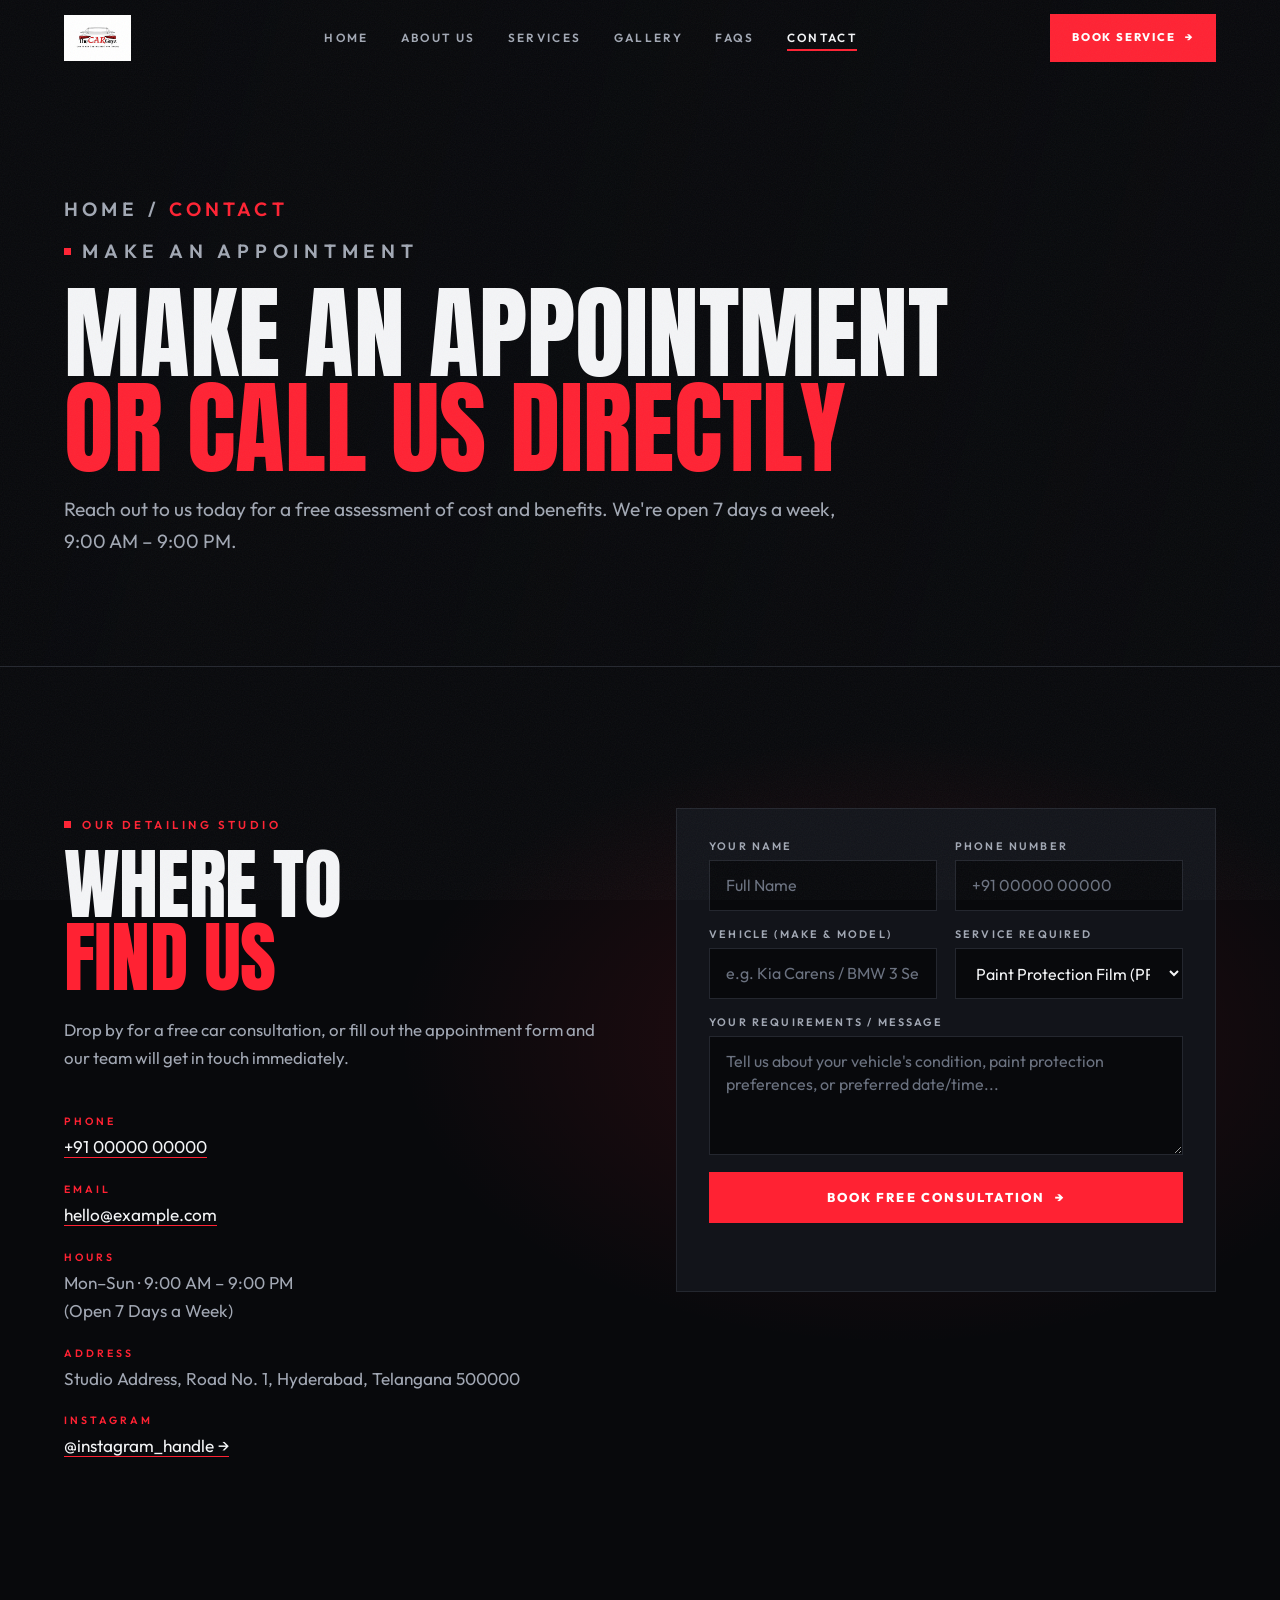
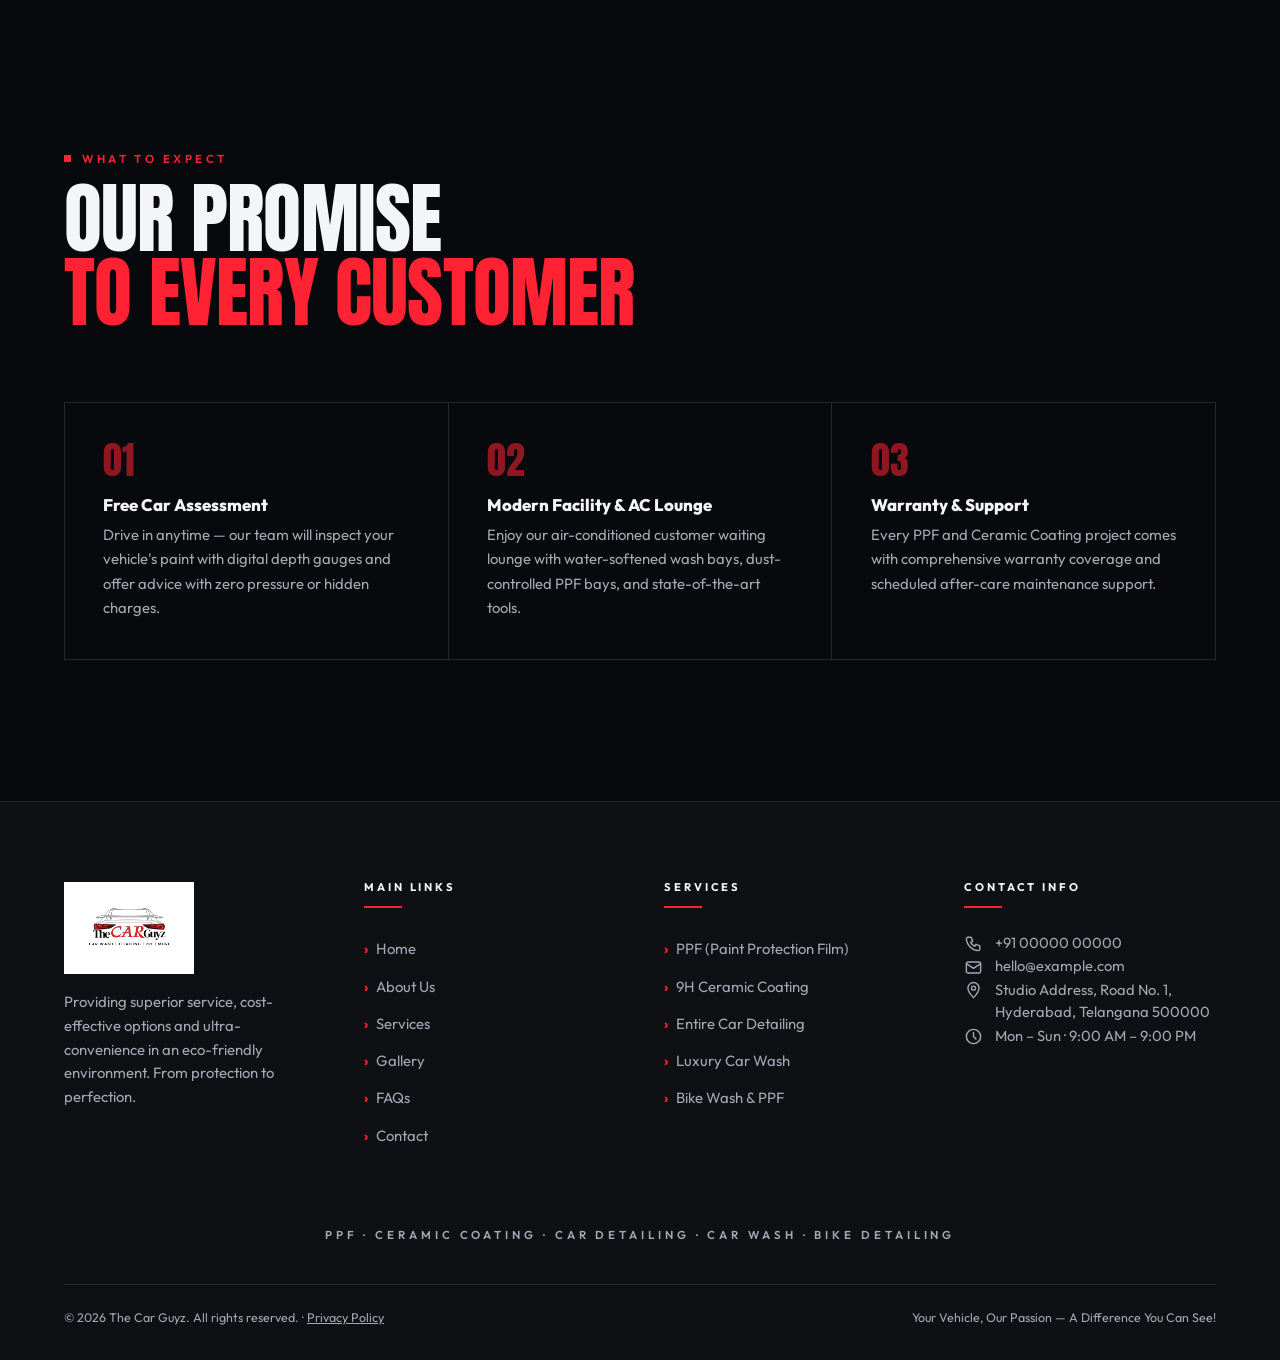
<file: contact.html>
<!DOCTYPE html>
<html lang="en">
<head>
<meta charset="utf-8" />
<meta name="viewport" content="width=device-width, initial-scale=1" />
<title>Contact &amp; Appointment &mdash; The Car Guyz | Ceramic &amp; PPF Center</title>
<meta name="description" content="Book a car or bike service with The Car Guyz. Call us or visit our studio in Gopanpalle, Hyderabad." />
<link rel="canonical" href="https://thecarguyz.vercel.app/contact.html" />
<meta name="robots" content="index, follow, max-image-preview:large" />
<meta name="theme-color" content="#0b0c10" />

<!-- Open Graph & Social sharing -->
<meta property="og:type" content="website" />
<meta property="og:site_name" content="The Car Guyz" />
<meta property="og:locale" content="en_IN" />
<meta property="og:url" content="https://thecarguyz.vercel.app/contact.html" />
<meta property="og:title" content="Contact &amp; Appointment &mdash; The Car Guyz | Ceramic &amp; PPF Center" />
<meta property="og:description" content="Book a car or bike service with The Car Guyz. Call us at 08885554248 or visit our studio in Gopanpalle, Hyderabad." />
<meta property="og:image" content="https://thecarguyz.vercel.app/assets/logo.jpg" />
<meta property="og:image:alt" content="The Car Guyz" />
<meta name="twitter:card" content="summary_large_image" />
<meta name="twitter:title" content="Contact &amp; Appointment &mdash; The Car Guyz | Ceramic &amp; PPF Center" />
<meta name="twitter:description" content="Book a car or bike service with The Car Guyz. Call us at 08885554248 or visit our studio in Gopanpalle, Hyderabad." />
<meta name="twitter:image" content="https://thecarguyz.vercel.app/assets/logo.jpg" />
<link rel="icon" href="assets/logo.jpg" />
<link rel="preconnect" href="https://fonts.googleapis.com" />
<link rel="preconnect" href="https://fonts.gstatic.com" crossorigin />
<link href="https://fonts.googleapis.com/css2?family=Anton&family=Outfit:wght@400;600;800;900&display=swap" rel="stylesheet" />
<link rel="stylesheet" href="styles.css" />
</head>
<body>

<div class="grain" aria-hidden="true"></div>

<!-- ================= NAV ================= -->
<header class="nav" id="nav">
  <a class="nav__brand" href="index.html"><img src="assets/logo.jpg" alt="The Car Guyz home" /></a>
  <nav class="nav__links" aria-label="Main">
    <a href="index.html">Home</a>
    <a href="about.html">About Us</a>
    <a href="services.html">Services</a>
    <a href="gallery.html">Gallery</a>
    <a href="faq.html">FAQs</a>
    <a href="contact.html" aria-current="page">Contact</a>
  </nav>
  <a class="btn btn--sm nav__cta" href="contact.html">Book Service <span aria-hidden="true">&rarr;</span></a>
  <button class="burger" id="burger" aria-label="Open menu" aria-expanded="false" aria-controls="mobilemenu"><i></i><i></i><i></i></button>
</header>

<div class="mobilemenu" id="mobilemenu" hidden>
  <a href="index.html">Home</a>
  <a href="about.html">About Us</a>
  <a href="services.html">Services</a>
  <a href="gallery.html">Gallery</a>
  <a href="faq.html">FAQs</a>
  <a href="contact.html" aria-current="page">Contact</a>
  <a href="contact.html" class="mobilemenu__cta">Book Service</a>
</div>

<!-- ================= PAGE BANNER ================= -->
<section class="phero" style="--shot:url('https://images.pexels.com/photos/6872177/pexels-photo-6872177.jpeg?auto=compress&cs=tinysrgb&w=1400')">
  <div class="phero__in">
    <p class="crumbs"><a href="index.html">Home</a> / <span>Contact</span></p>
    <p class="kicker" style="margin-top:1.4rem"><span class="dot" aria-hidden="true"></span>MAKE AN APPOINTMENT</p>
    <h1>MAKE AN APPOINTMENT<br /><em>OR CALL US DIRECTLY</em></h1>
    <p>Reach out to us today for a free assessment of cost and benefits. We're open 7 days a week, 9:00 AM &ndash; 9:00 PM.</p>
  </div>
</section>

<main>

<section class="section book" id="book">
  <div class="book__grid">
    <div>
      <p class="kicker reveal"><span class="dot" aria-hidden="true"></span>OUR DETAILING STUDIO</p>
      <h2 class="sec__title reveal">WHERE TO<br /><em>FIND US</em></h2>
      <p class="sec__lead reveal">Drop by for a free car consultation, or fill out the appointment form and our team will get in touch immediately.</p>
      <dl class="book__info reveal">
        <div><dt>PHONE</dt><dd><a href="tel:+910000000000">+91 00000 00000</a></dd></div>
        <div><dt>EMAIL</dt><dd><a href="mailto:hello@example.com">hello@example.com</a></dd></div>
        <div><dt>HOURS</dt><dd>Mon&ndash;Sun &middot; 9:00 AM &ndash; 9:00 PM<br />(Open 7 Days a Week)</dd></div>
        <div><dt>ADDRESS</dt><dd>Studio Address, Road No. 1, Hyderabad, Telangana 500000</dd></div>
        <div><dt>INSTAGRAM</dt><dd><a href="https://instagram.com" target="_blank" rel="noopener">@instagram_handle &rarr;</a></dd></div>
      </dl>
    </div>

    <form class="form reveal" id="bookForm" novalidate>
      <p class="field"><label for="f-name">Your name</label><input id="f-name" name="name" required autocomplete="name" placeholder="Full Name" /></p>
      <p class="field"><label for="f-phone">Phone number</label><input id="f-phone" name="phone" type="tel" required autocomplete="tel" placeholder="+91 00000 00000" /></p>
      <p class="field"><label for="f-car">Vehicle (Make &amp; Model)</label><input id="f-car" name="car" required placeholder="e.g. Kia Carens / BMW 3 Series / RE Himalayan" /></p>
      <p class="field">
        <label for="f-svc">Service Required</label>
        <select id="f-svc" name="service">
          <option>Paint Protection Film (PPF)</option>
          <option>9H Ceramic Coating</option>
          <option>Entire Car Detailing</option>
          <option>Luxury Car Wash</option>
          <option>Bike Wash &amp; PPF / Detailing</option>
          <option>Free Car Assessment / Consultation</option>
        </select>
      </p>
      <p class="field field--full"><label for="f-msg">Your requirements / message</label><textarea id="f-msg" name="message" rows="4" placeholder="Tell us about your vehicle's condition, paint protection preferences, or preferred date/time..."></textarea></p>
      <button class="btn btn--full" type="submit">Book Free Consultation <span aria-hidden="true">&rarr;</span></button>
      <p class="form__status" id="bookStatus" role="status" aria-live="polite"></p>
    </form>
  </div>
</section>

<!-- ================= STUDIO ASSURANCES ================= -->
<section class="section">
  <header class="sec__head">
    <p class="kicker reveal"><span class="dot" aria-hidden="true"></span>WHAT TO EXPECT</p>
    <h2 class="sec__title reveal">OUR PROMISE<br /><em>TO EVERY CUSTOMER</em></h2>
  </header>
  <div class="why">
    <div class="why__cell reveal"><b>01</b><h3>Free Car Assessment</h3><p>Drive in anytime &mdash; our team will inspect your vehicle's paint with digital depth gauges and offer advice with zero pressure or hidden charges.</p></div>
    <div class="why__cell reveal"><b>02</b><h3>Modern Facility &amp; AC Lounge</h3><p>Enjoy our air-conditioned customer waiting lounge with water-softened wash bays, dust-controlled PPF bays, and state-of-the-art tools.</p></div>
    <div class="why__cell reveal"><b>03</b><h3>Warranty &amp; Support</h3><p>Every PPF and Ceramic Coating project comes with comprehensive warranty coverage and scheduled after-care maintenance support.</p></div>
  </div>
</section>

</main>

<!-- ================= FOOTER ================= -->
<footer class="foot">
  <div class="foot__cols">
    <div class="foot__col">
      <img class="foot__logo" src="assets/logo.jpg" alt="The Car Guyz" style="margin-bottom:1rem" />
      <p>Providing superior service, cost-effective options and ultra-convenience in an eco-friendly environment. From protection to perfection.</p>
    </div>
    <div class="foot__col">
      <h4>Main Links</h4>
      <ul>
        <li><a href="index.html">Home</a></li>
        <li><a href="about.html">About Us</a></li>
        <li><a href="services.html">Services</a></li>
        <li><a href="gallery.html">Gallery</a></li>
        <li><a href="faq.html">FAQs</a></li>
        <li><a href="contact.html">Contact</a></li>
      </ul>
    </div>
    <div class="foot__col">
      <h4>Services</h4>
      <ul>
        <li><a href="services.html#ppf">PPF (Paint Protection Film)</a></li>
        <li><a href="services.html#ceramic">9H Ceramic Coating</a></li>
        <li><a href="services.html#detailing">Entire Car Detailing</a></li>
        <li><a href="services.html#wash">Luxury Car Wash</a></li>
        <li><a href="services.html#bike">Bike Wash &amp; PPF</a></li>
      </ul>
    </div>
    <div class="foot__col">
      <h4>Contact Info</h4>
      <ul class="foot__contact">
        <li><span class="foot__badge" aria-hidden="true"><svg viewBox="0 0 24 24"><path d="M5 4h4l2 5-2.5 1.5a11 11 0 0 0 5 5L15 13l5 2v4a2 2 0 0 1-2 2A16 16 0 0 1 3 6a2 2 0 0 1 2-2z"/></svg></span><a href="tel:+910000000000">+91 00000 00000</a></li>
        <li><span class="foot__badge" aria-hidden="true"><svg viewBox="0 0 24 24"><rect x="3" y="5" width="18" height="14" rx="2"/><path d="m3 7 9 6 9-6"/></svg></span><a href="mailto:hello@example.com">hello@example.com</a></li>
        <li><span class="foot__badge" aria-hidden="true"><svg viewBox="0 0 24 24"><path d="M12 21s7-7.5 7-12a7 7 0 1 0-14 0c0 4.5 7 12 7 12z"/><circle cx="12" cy="9" r="2.5"/></svg></span><span>Studio Address, Road No. 1, Hyderabad, Telangana 500000</span></li>
        <li><span class="foot__badge" aria-hidden="true"><svg viewBox="0 0 24 24"><circle cx="12" cy="12" r="9"/><path d="M12 7v5l3 3"/></svg></span><span>Mon &ndash; Sun &middot; 9:00 AM &ndash; 9:00 PM</span></li>
      </ul>
    </div>
  </div>
  <p class="foot__tag">PPF · CERAMIC COATING · CAR DETAILING · CAR WASH · BIKE DETAILING</p>
  <p class="foot__bottom">
    <span>&copy; <span id="yr"></span> The Car Guyz. All rights reserved. &middot; <a href="privacy.html">Privacy Policy</a></span>
    <span>Your Vehicle, Our Passion &mdash; A Difference You Can See!</span>
  </p>
</footer>

<script src="main.js"></script>
</body>
</html>
</file>
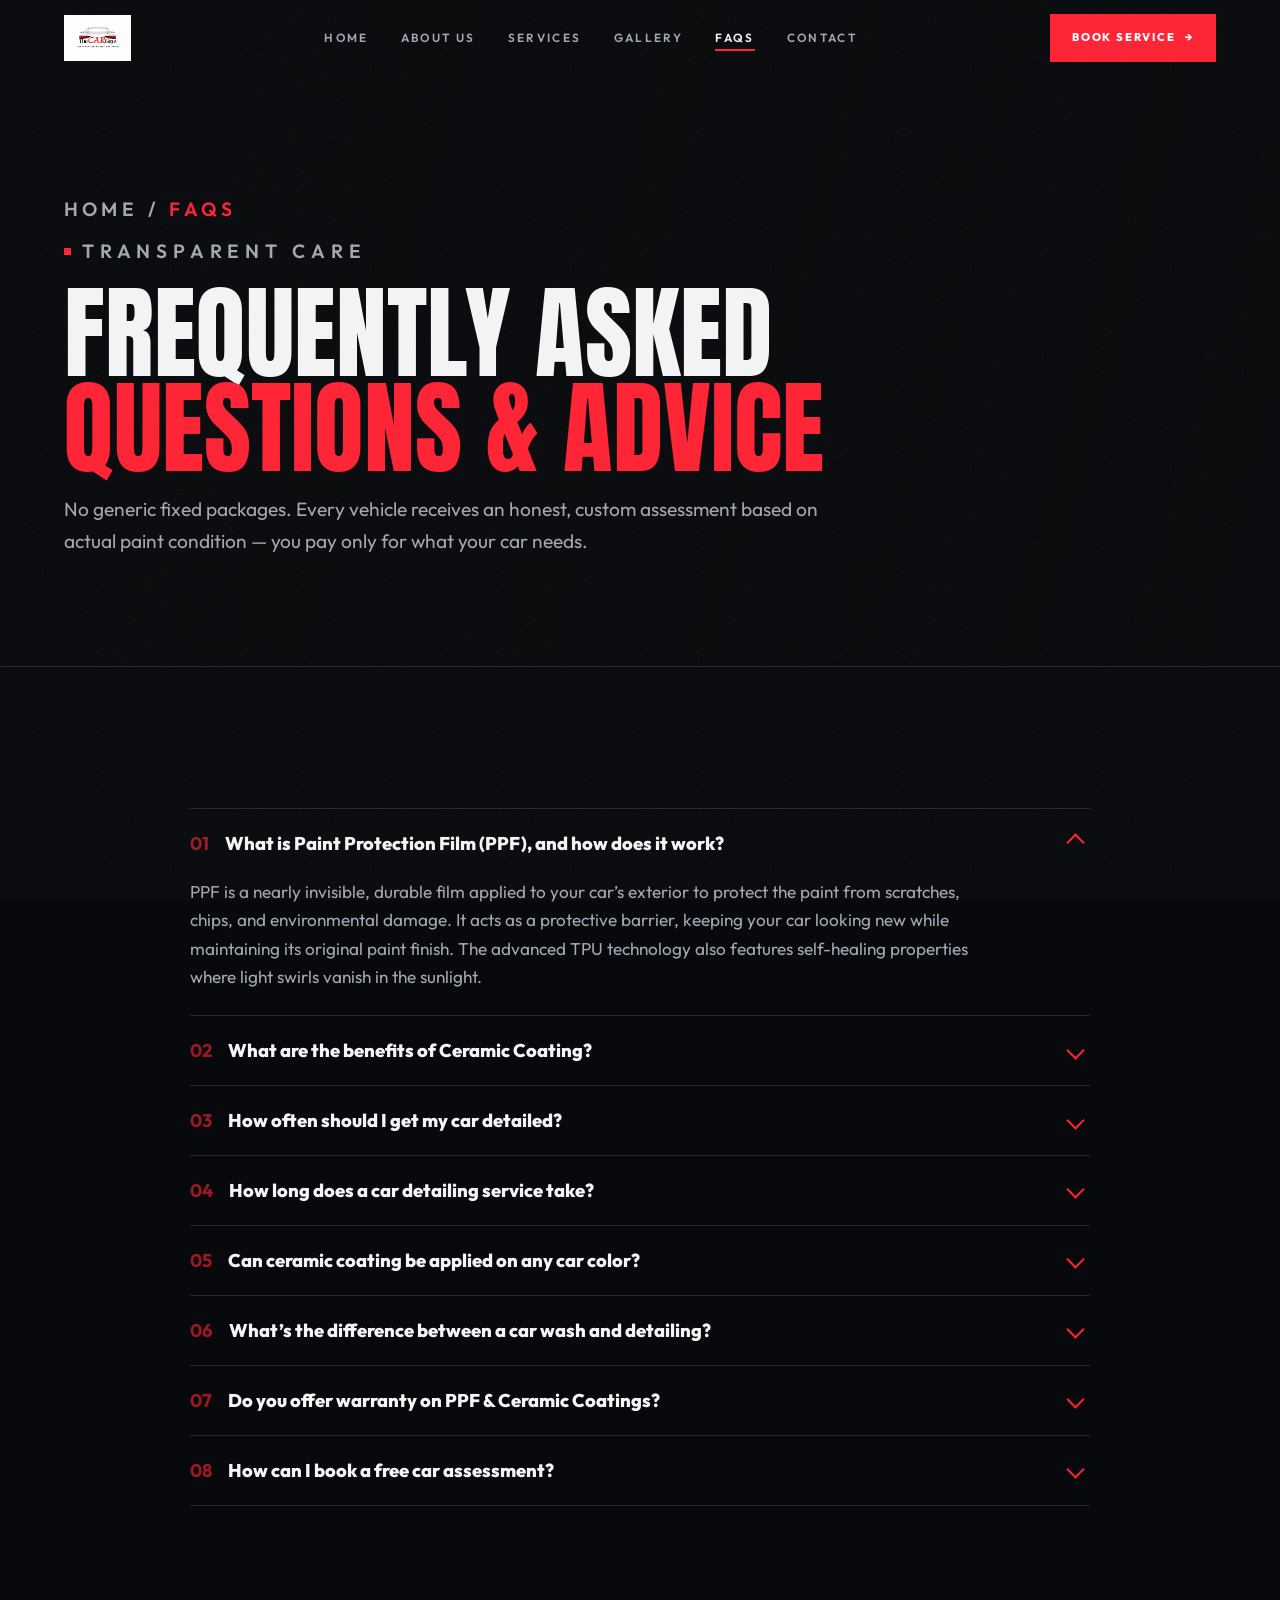
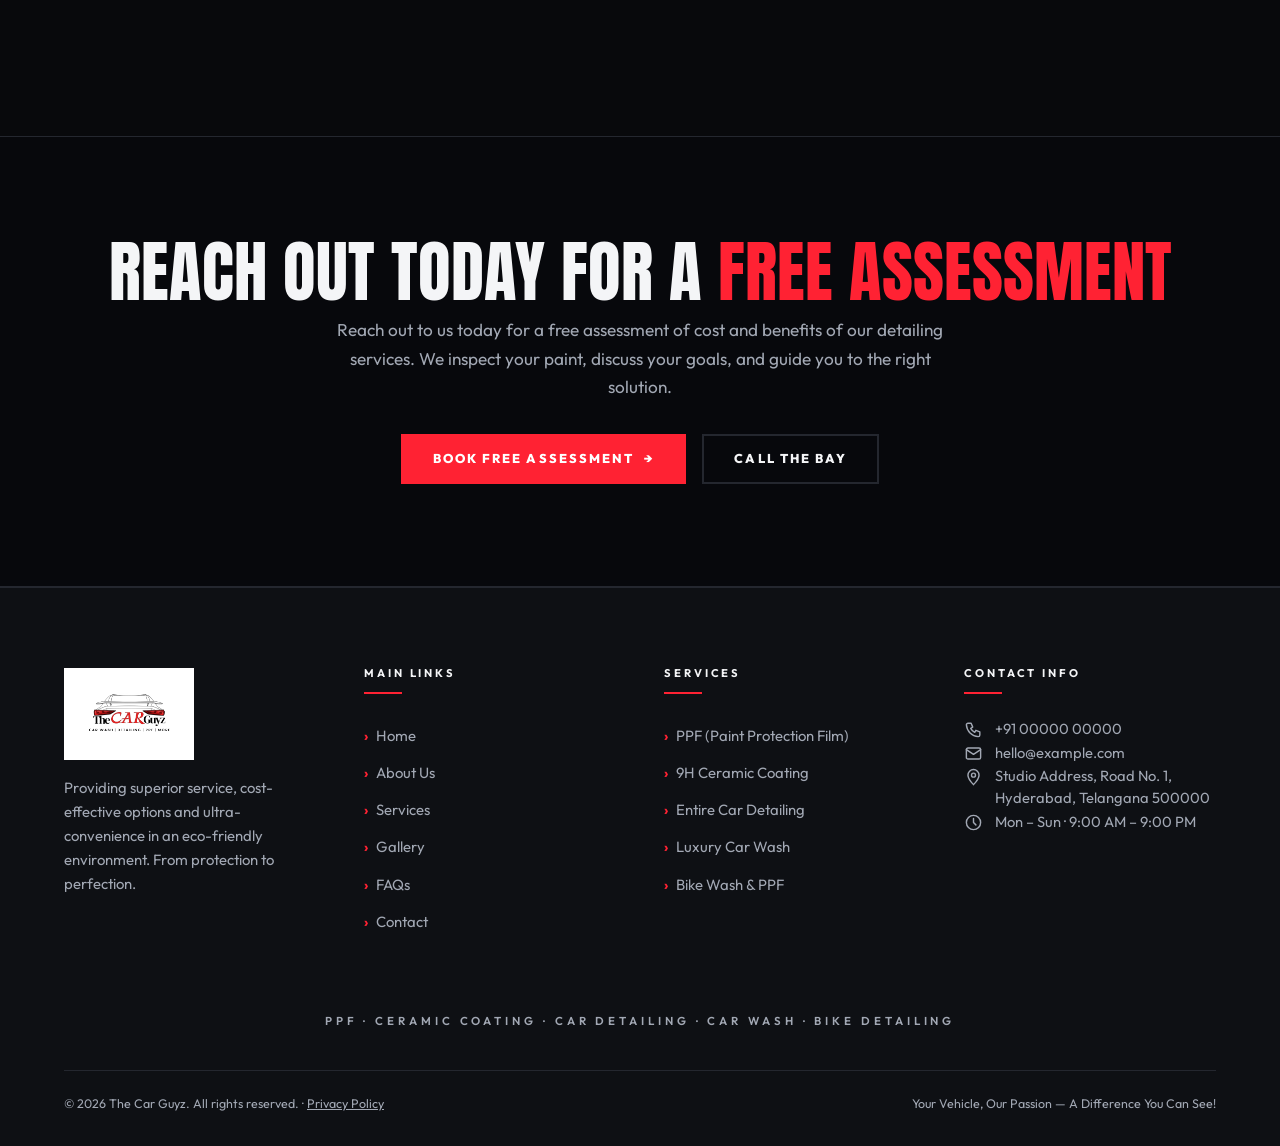
<file: faq.html>
<!DOCTYPE html>
<html lang="en">
<head>
<meta charset="utf-8" />
<meta name="viewport" content="width=device-width, initial-scale=1" />
<title>FAQs &amp; Consultation &mdash; The Car Guyz | Ceramic &amp; PPF Center</title>
<meta name="description" content="Frequently asked questions about Paint Protection Film (PPF), 9H Ceramic Coating, detailing frequency, and free car assessments." />
<link rel="canonical" href="https://thecarguyz.vercel.app/faq.html" />
<meta name="robots" content="index, follow, max-image-preview:large" />
<meta name="theme-color" content="#0b0c10" />

<!-- Open Graph & Social sharing -->
<meta property="og:type" content="website" />
<meta property="og:site_name" content="The Car Guyz" />
<meta property="og:locale" content="en_IN" />
<meta property="og:url" content="https://thecarguyz.vercel.app/faq.html" />
<meta property="og:title" content="FAQs &amp; Consultation &mdash; The Car Guyz | Ceramic &amp; PPF Center" />
<meta property="og:description" content="Frequently asked questions about Paint Protection Film (PPF), 9H Ceramic Coating, detailing frequency, and free car assessments." />
<meta property="og:image" content="https://thecarguyz.vercel.app/assets/logo.jpg" />
<meta property="og:image:alt" content="The Car Guyz" />
<meta name="twitter:card" content="summary_large_image" />
<meta name="twitter:title" content="FAQs &amp; Consultation &mdash; The Car Guyz | Ceramic &amp; PPF Center" />
<meta name="twitter:description" content="Frequently asked questions about Paint Protection Film (PPF), 9H Ceramic Coating, detailing frequency, and free car assessments." />
<meta name="twitter:image" content="https://thecarguyz.vercel.app/assets/logo.jpg" />
<link rel="icon" href="assets/logo.jpg" />
<link rel="preconnect" href="https://fonts.googleapis.com" />
<link rel="preconnect" href="https://fonts.gstatic.com" crossorigin />
<link href="https://fonts.googleapis.com/css2?family=Anton&family=Outfit:wght@400;600;800;900&display=swap" rel="stylesheet" />
<link rel="stylesheet" href="styles.css" />
</head>
<body>

<div class="grain" aria-hidden="true"></div>

<!-- ================= NAV ================= -->
<header class="nav" id="nav">
  <a class="nav__brand" href="index.html"><img src="assets/logo.jpg" alt="The Car Guyz home" /></a>
  <nav class="nav__links" aria-label="Main">
    <a href="index.html">Home</a>
    <a href="about.html">About Us</a>
    <a href="services.html">Services</a>
    <a href="gallery.html">Gallery</a>
    <a href="faq.html" aria-current="page">FAQs</a>
    <a href="contact.html">Contact</a>
  </nav>
  <a class="btn btn--sm nav__cta" href="contact.html">Book Service <span aria-hidden="true">&rarr;</span></a>
  <button class="burger" id="burger" aria-label="Open menu" aria-expanded="false" aria-controls="mobilemenu"><i></i><i></i><i></i></button>
</header>

<div class="mobilemenu" id="mobilemenu" hidden>
  <a href="index.html">Home</a>
  <a href="about.html">About Us</a>
  <a href="services.html">Services</a>
  <a href="gallery.html">Gallery</a>
  <a href="faq.html" aria-current="page">FAQs</a>
  <a href="contact.html">Contact</a>
  <a href="contact.html" class="mobilemenu__cta">Book Service</a>
</div>

<!-- ================= PAGE BANNER ================= -->
<section class="phero" style="--shot:url('https://images.pexels.com/photos/6872159/pexels-photo-6872159.jpeg?auto=compress&cs=tinysrgb&w=1400')">
  <div class="phero__in">
    <p class="crumbs"><a href="index.html">Home</a> / <span>FAQs</span></p>
    <p class="kicker" style="margin-top:1.4rem"><span class="dot" aria-hidden="true"></span>TRANSPARENT CARE</p>
    <h1>FREQUENTLY ASKED<br /><em>QUESTIONS &amp; ADVICE</em></h1>
    <p>No generic fixed packages. Every vehicle receives an honest, custom assessment based on actual paint condition &mdash; you pay only for what your car needs.</p>
  </div>
</section>

<main>

<!-- ================= FAQS SECTION ================= -->
<section class="section">
  <div class="faq">
    <details class="faq__item reveal" open>
      <summary><b>01</b>What is Paint Protection Film (PPF), and how does it work?</summary>
      <p>PPF is a nearly invisible, durable film applied to your car’s exterior to protect the paint from scratches, chips, and environmental damage. It acts as a protective barrier, keeping your car looking new while maintaining its original paint finish. The advanced TPU technology also features self-healing properties where light swirls vanish in the sunlight.</p>
    </details>
    <details class="faq__item reveal">
      <summary><b>02</b>What are the benefits of Ceramic Coating?</summary>
      <p>Ceramic coating provides a durable, long-lasting layer of protection for your car’s paint. It enhances the shine, repels water and dirt (super-hydrophobic), and shields against UV rays, acid rain, and oxidation, making it easier to clean and keeping your vehicle looking showroom-fresh for years.</p>
    </details>
    <details class="faq__item reveal">
      <summary><b>03</b>How often should I get my car detailed?</summary>
      <p>It depends on how frequently you use your vehicle, but we generally recommend getting your car detailed every 4 to 6 months. Regular detailing helps maintain your car’s appearance, protects the paint, and prolongs the life of both interior upholstery and exterior clear coat.</p>
    </details>
    <details class="faq__item reveal">
      <summary><b>04</b>How long does a car detailing service take?</summary>
      <p>The time required depends on the type of detailing service you choose. A basic luxury wash and quick interior clean can take 45–60 minutes, while more extensive services like ceramic coating or full interior and exterior rejuvenation take 1 to 2 days, and complete PPF installation takes 2 to 4 days for proper installation and undisturbed curing.</p>
    </details>
    <details class="faq__item reveal">
      <summary><b>05</b>Can ceramic coating be applied on any car color?</summary>
      <p>Yes, ceramic coating works on any car color and enhances the natural gloss and optical depth of the paint. It offers equal protection against dirt, UV rays, and water spots while adding an impressive mirror shine across both light and dark shades.</p>
    </details>
    <details class="faq__item reveal">
      <summary><b>06</b>What’s the difference between a car wash and detailing?</summary>
      <p>A car wash is a quick cleaning of your vehicle’s exterior. Detailing, on the other hand, involves deep decontamination, machine polishing, scratch removal, and restoring both the interior and exterior of the vehicle to near-new condition. Detailing focuses on protecting and preserving your car’s long-term beauty and resale value.</p>
    </details>
    <details class="faq__item reveal">
      <summary><b>07</b>Do you offer warranty on PPF &amp; Ceramic Coatings?</summary>
      <p>Yes. Our Paint Protection Film installations are backed by comprehensive multi-year warranties against yellowing, cracking, bubbling, and lifting. Ceramic coatings come with warranty certificates alongside complimentary periodic check-ups and maintenance advice.</p>
    </details>
    <details class="faq__item reveal">
      <summary><b>08</b>How can I book a free car assessment?</summary>
      <p>You can call us directly at <a href="tel:+910000000000" style="color:var(--c-red);font-weight:700;">+91 00000 00000</a>, send an email to <a href="mailto:hello@example.com" style="color:var(--c-red);font-weight:700;">hello@example.com</a>, or fill out the booking form on our contact page. We'll assess your paint depth and discuss options with zero obligation.</p>
    </details>
  </div>
</section>

</main>

<!-- ================= CTA STRIP ================= -->
<section class="strip" style="--shot:url('https://images.pexels.com/photos/6872170/pexels-photo-6872170.jpeg?auto=compress&cs=tinysrgb&w=1400')">
  <h2>REACH OUT TODAY FOR A <em>FREE ASSESSMENT</em></h2>
  <p>Reach out to us today for a free assessment of cost and benefits of our detailing services. We inspect your paint, discuss your goals, and guide you to the right solution.</p>
  <div class="strip__cta">
    <a class="btn" href="contact.html">Book Free Assessment <span aria-hidden="true">&rarr;</span></a>
    <a class="btn btn--ghost" href="tel:+910000000000">Call the Bay</a>
  </div>
</section>

<!-- ================= FOOTER ================= -->
<footer class="foot">
  <div class="foot__cols">
    <div class="foot__col">
      <img class="foot__logo" src="assets/logo.jpg" alt="The Car Guyz" style="margin-bottom:1rem" />
      <p>Providing superior service, cost-effective options and ultra-convenience in an eco-friendly environment. From protection to perfection.</p>
    </div>
    <div class="foot__col">
      <h4>Main Links</h4>
      <ul>
        <li><a href="index.html">Home</a></li>
        <li><a href="about.html">About Us</a></li>
        <li><a href="services.html">Services</a></li>
        <li><a href="gallery.html">Gallery</a></li>
        <li><a href="faq.html">FAQs</a></li>
        <li><a href="contact.html">Contact</a></li>
      </ul>
    </div>
    <div class="foot__col">
      <h4>Services</h4>
      <ul>
        <li><a href="services.html#ppf">PPF (Paint Protection Film)</a></li>
        <li><a href="services.html#ceramic">9H Ceramic Coating</a></li>
        <li><a href="services.html#detailing">Entire Car Detailing</a></li>
        <li><a href="services.html#wash">Luxury Car Wash</a></li>
        <li><a href="services.html#bike">Bike Wash &amp; PPF</a></li>
      </ul>
    </div>
    <div class="foot__col">
      <h4>Contact Info</h4>
      <ul class="foot__contact">
        <li><span class="foot__badge" aria-hidden="true"><svg viewBox="0 0 24 24"><path d="M5 4h4l2 5-2.5 1.5a11 11 0 0 0 5 5L15 13l5 2v4a2 2 0 0 1-2 2A16 16 0 0 1 3 6a2 2 0 0 1 2-2z"/></svg></span><a href="tel:+910000000000">+91 00000 00000</a></li>
        <li><span class="foot__badge" aria-hidden="true"><svg viewBox="0 0 24 24"><rect x="3" y="5" width="18" height="14" rx="2"/><path d="m3 7 9 6 9-6"/></svg></span><a href="mailto:hello@example.com">hello@example.com</a></li>
        <li><span class="foot__badge" aria-hidden="true"><svg viewBox="0 0 24 24"><path d="M12 21s7-7.5 7-12a7 7 0 1 0-14 0c0 4.5 7 12 7 12z"/><circle cx="12" cy="9" r="2.5"/></svg></span><span>Studio Address, Road No. 1, Hyderabad, Telangana 500000</span></li>
        <li><span class="foot__badge" aria-hidden="true"><svg viewBox="0 0 24 24"><circle cx="12" cy="12" r="9"/><path d="M12 7v5l3 3"/></svg></span><span>Mon &ndash; Sun &middot; 9:00 AM &ndash; 9:00 PM</span></li>
      </ul>
    </div>
  </div>
  <p class="foot__tag">PPF · CERAMIC COATING · CAR DETAILING · CAR WASH · BIKE DETAILING</p>
  <p class="foot__bottom">
    <span>&copy; <span id="yr"></span> The Car Guyz. All rights reserved. &middot; <a href="privacy.html">Privacy Policy</a></span>
    <span>Your Vehicle, Our Passion &mdash; A Difference You Can See!</span>
  </p>
</footer>

<script src="main.js"></script>
</body>
</html>
</file>
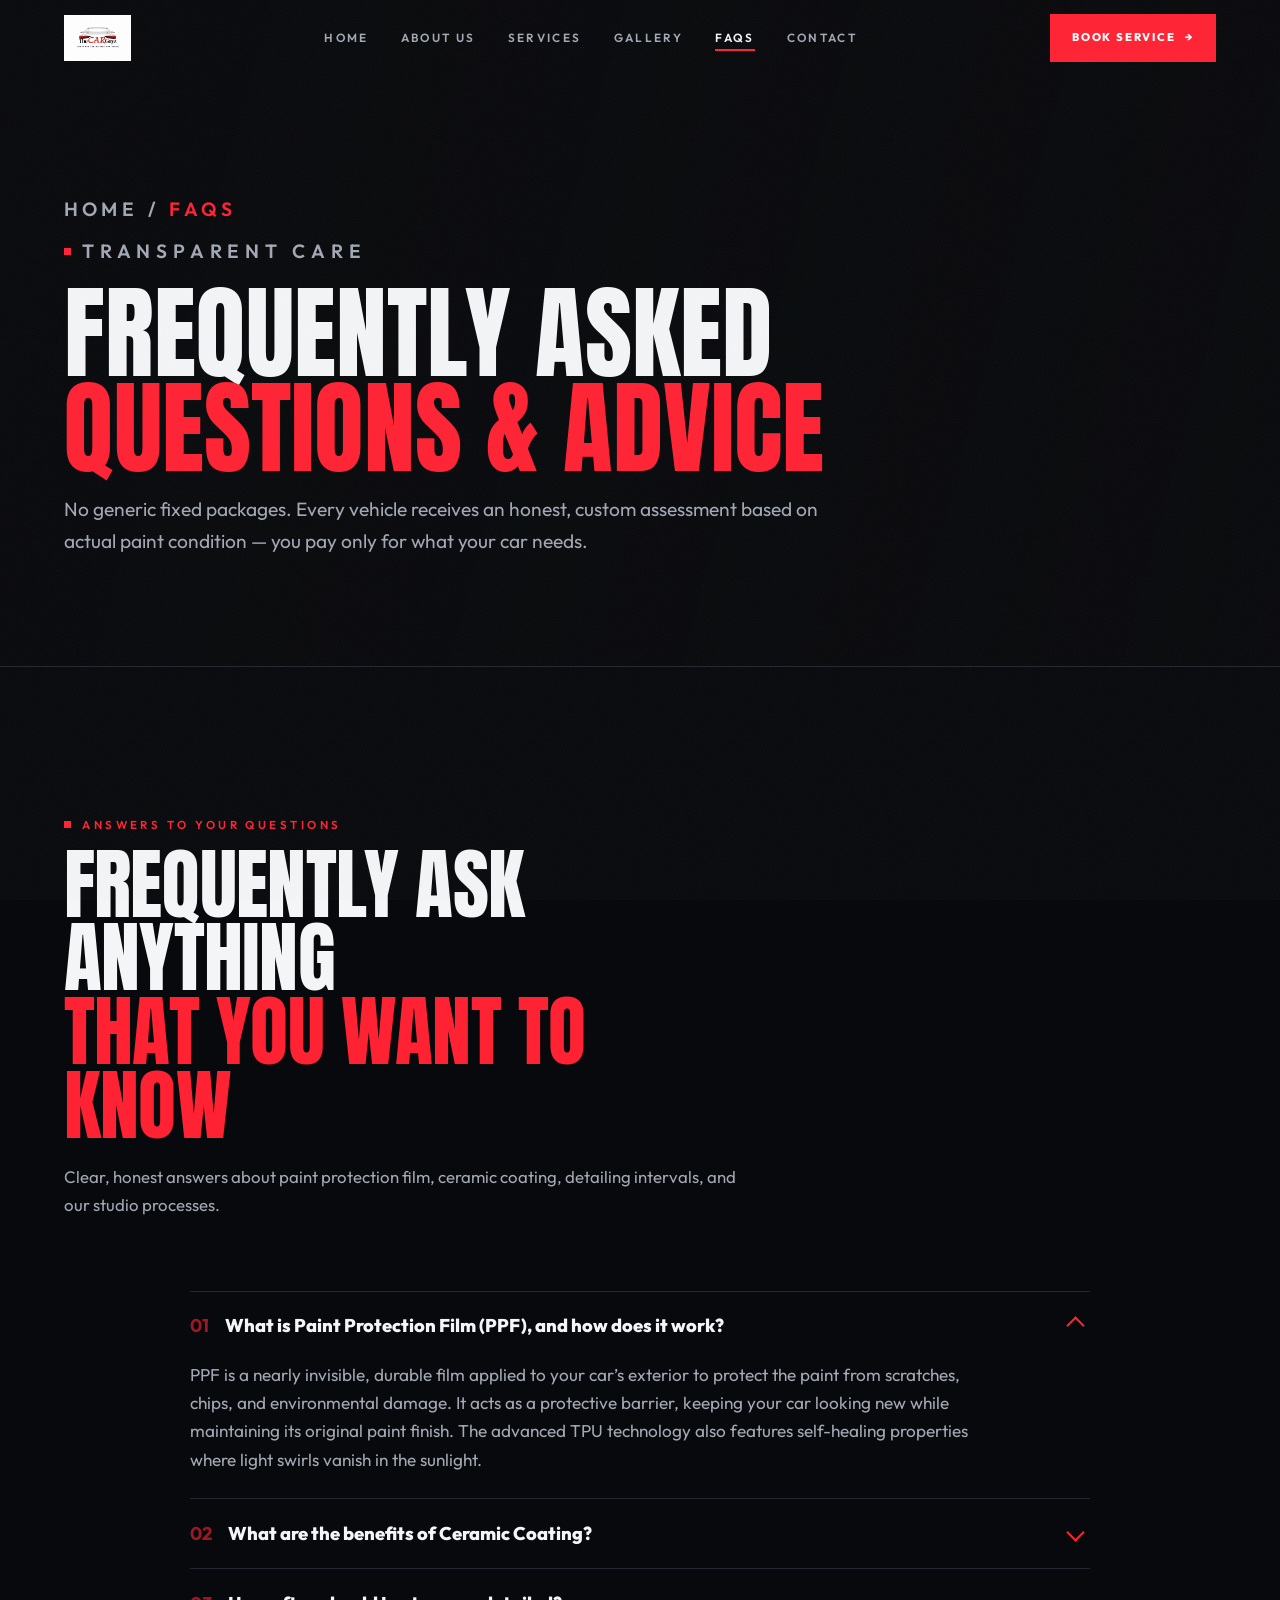
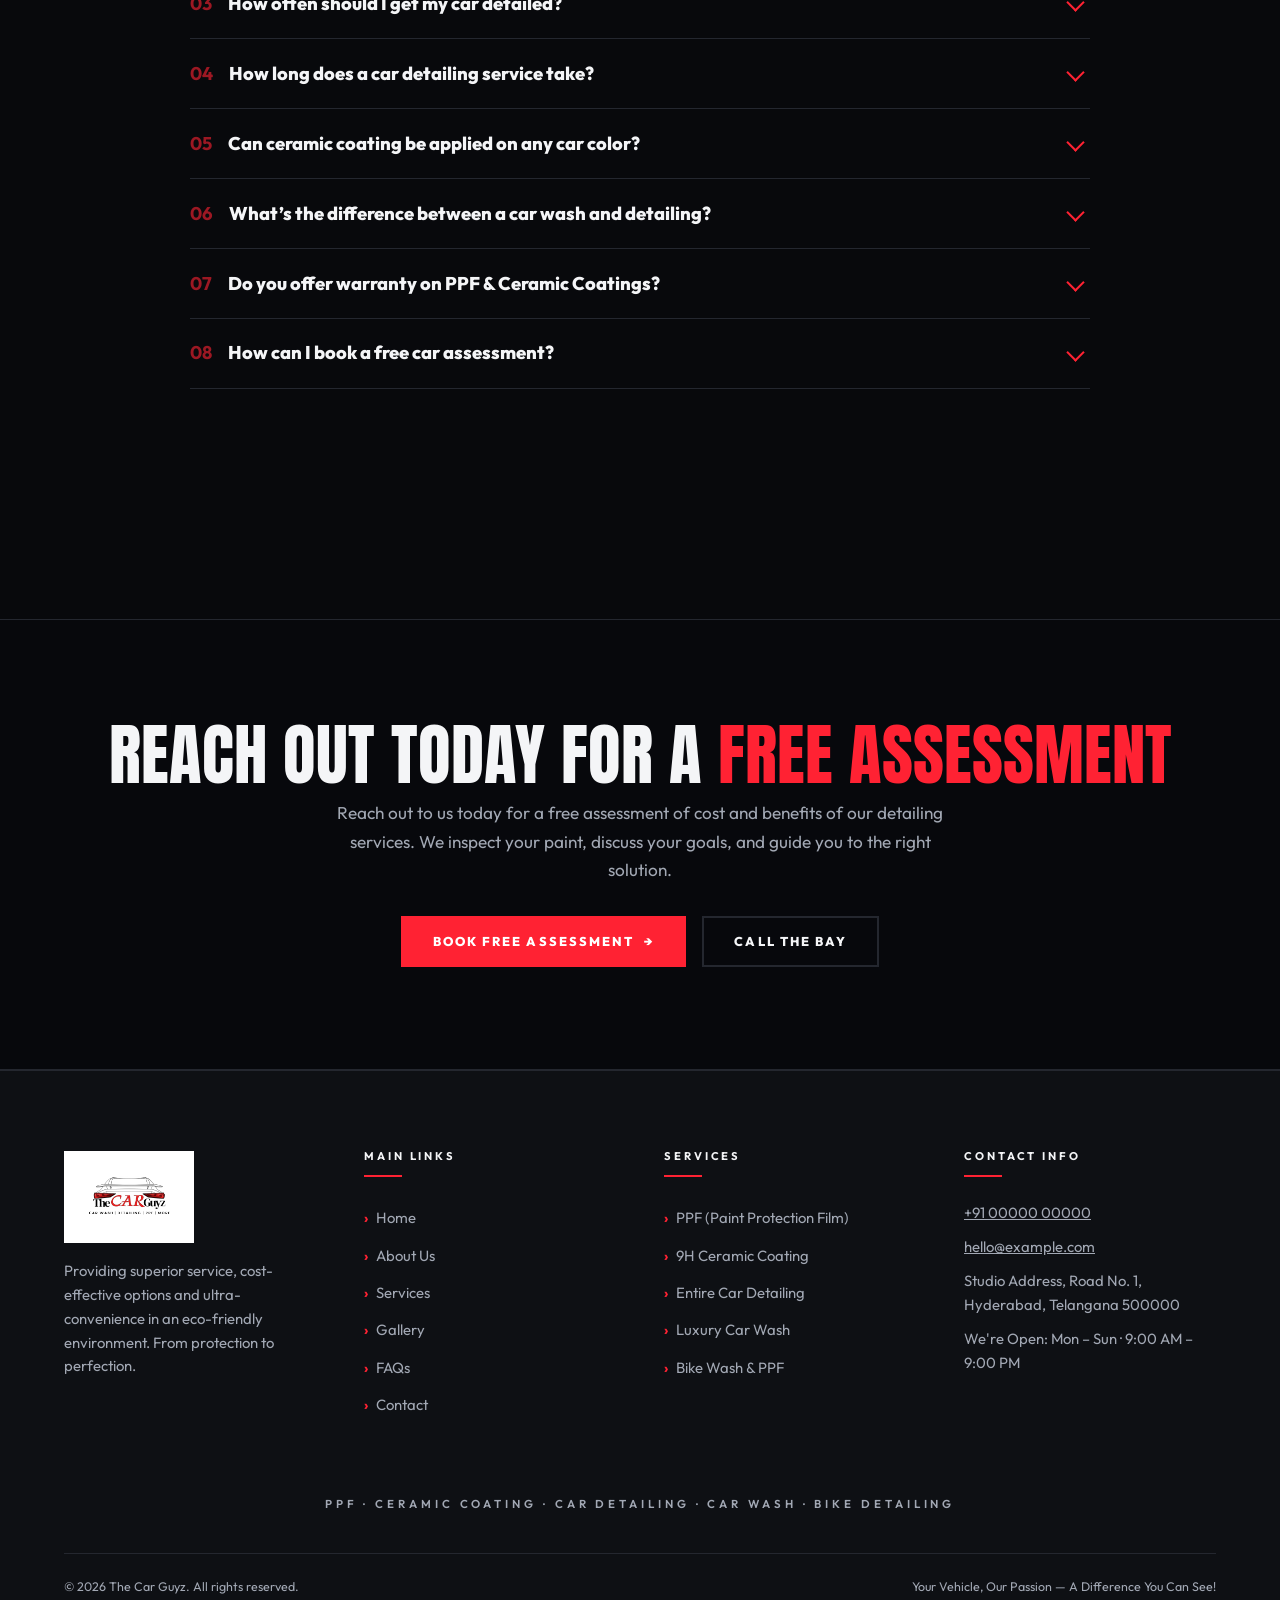
<file: pricing.html>
<!DOCTYPE html>
<html lang="en">
<head>
<meta charset="utf-8" />
<meta name="viewport" content="width=device-width, initial-scale=1" />
<title>FAQs &amp; Consultation &mdash; The Car Guyz | Ceramic &amp; PPF Center</title>
<meta name="description" content="Frequently asked questions about Paint Protection Film (PPF), 9H Ceramic Coating, detailing frequency, and free car assessments." />
<link rel="canonical" href="https://thecarguyz.vercel.app/pricing.html" />
<meta name="robots" content="index, follow, max-image-preview:large" />
<meta name="theme-color" content="#0b0c10" />

<!-- Open Graph & Social sharing -->
<meta property="og:type" content="website" />
<meta property="og:site_name" content="The Car Guyz" />
<meta property="og:locale" content="en_IN" />
<meta property="og:url" content="https://thecarguyz.vercel.app/pricing.html" />
<meta property="og:title" content="FAQs &amp; Consultation &mdash; The Car Guyz | Ceramic &amp; PPF Center" />
<meta property="og:description" content="Frequently asked questions about Paint Protection Film (PPF), 9H Ceramic Coating, detailing frequency, and free car assessments." />
<meta property="og:image" content="https://thecarguyz.vercel.app/assets/logo.jpg" />
<meta property="og:image:alt" content="The Car Guyz" />
<meta name="twitter:card" content="summary_large_image" />
<meta name="twitter:title" content="FAQs &amp; Consultation &mdash; The Car Guyz | Ceramic &amp; PPF Center" />
<meta name="twitter:description" content="Frequently asked questions about Paint Protection Film (PPF), 9H Ceramic Coating, detailing frequency, and free car assessments." />
<meta name="twitter:image" content="https://thecarguyz.vercel.app/assets/logo.jpg" />
<link rel="icon" href="assets/logo.jpg" />
<link rel="preconnect" href="https://fonts.googleapis.com" />
<link rel="preconnect" href="https://fonts.gstatic.com" crossorigin />
<link href="https://fonts.googleapis.com/css2?family=Anton&family=Outfit:wght@400;600;800;900&display=swap" rel="stylesheet" />
<link rel="stylesheet" href="styles.css" />
</head>
<body>

<div class="grain" aria-hidden="true"></div>

<!-- ================= NAV ================= -->
<header class="nav" id="nav">
  <a class="nav__brand" href="index.html"><img src="assets/logo.jpg" alt="The Car Guyz home" /></a>
  <nav class="nav__links" aria-label="Main">
    <a href="index.html">Home</a>
    <a href="about.html">About Us</a>
    <a href="services.html">Services</a>
    <a href="gallery.html">Gallery</a>
    <a href="pricing.html" aria-current="page">FAQs</a>
    <a href="contact.html">Contact</a>
  </nav>
  <a class="btn btn--sm nav__cta" href="contact.html">Book Service <span aria-hidden="true">&rarr;</span></a>
  <button class="burger" id="burger" aria-label="Open menu" aria-expanded="false" aria-controls="mobilemenu"><i></i><i></i><i></i></button>
</header>

<div class="mobilemenu" id="mobilemenu" hidden>
  <a href="index.html">Home</a>
  <a href="about.html">About Us</a>
  <a href="services.html">Services</a>
  <a href="gallery.html">Gallery</a>
  <a href="pricing.html" aria-current="page">FAQs</a>
  <a href="contact.html">Contact</a>
  <a href="contact.html" class="mobilemenu__cta">Book Service</a>
</div>

<!-- ================= PAGE BANNER ================= -->
<section class="phero" style="--shot:url('https://images.pexels.com/photos/6872159/pexels-photo-6872159.jpeg?auto=compress&cs=tinysrgb&w=1400')">
  <div class="phero__in">
    <p class="crumbs"><a href="index.html">Home</a> / <span>FAQs</span></p>
    <p class="kicker" style="margin-top:1.4rem"><span class="dot" aria-hidden="true"></span>TRANSPARENT CARE</p>
    <h1>FREQUENTLY ASKED<br /><em>QUESTIONS &amp; ADVICE</em></h1>
    <p>No generic fixed packages. Every vehicle receives an honest, custom assessment based on actual paint condition &mdash; you pay only for what your car needs.</p>
  </div>
</section>

<main>

<!-- ================= FAQS SECTION ================= -->
<section class="section">
  <header class="sec__head">
    <p class="kicker reveal"><span class="dot" aria-hidden="true"></span>ANSWERS TO YOUR QUESTIONS</p>
    <h2 class="sec__title reveal">FREQUENTLY ASK ANYTHING<br /><em>THAT YOU WANT TO KNOW</em></h2>
    <p class="sec__lead reveal">Clear, honest answers about paint protection film, ceramic coating, detailing intervals, and our studio processes.</p>
  </header>

  <div class="faq">
    <details class="faq__item reveal" open>
      <summary><b>01</b>What is Paint Protection Film (PPF), and how does it work?</summary>
      <p>PPF is a nearly invisible, durable film applied to your car’s exterior to protect the paint from scratches, chips, and environmental damage. It acts as a protective barrier, keeping your car looking new while maintaining its original paint finish. The advanced TPU technology also features self-healing properties where light swirls vanish in the sunlight.</p>
    </details>
    <details class="faq__item reveal">
      <summary><b>02</b>What are the benefits of Ceramic Coating?</summary>
      <p>Ceramic coating provides a durable, long-lasting layer of protection for your car’s paint. It enhances the shine, repels water and dirt (super-hydrophobic), and shields against UV rays, acid rain, and oxidation, making it easier to clean and keeping your vehicle looking showroom-fresh for years.</p>
    </details>
    <details class="faq__item reveal">
      <summary><b>03</b>How often should I get my car detailed?</summary>
      <p>It depends on how frequently you use your vehicle, but we generally recommend getting your car detailed every 4 to 6 months. Regular detailing helps maintain your car’s appearance, protects the paint, and prolongs the life of both interior upholstery and exterior clear coat.</p>
    </details>
    <details class="faq__item reveal">
      <summary><b>04</b>How long does a car detailing service take?</summary>
      <p>The time required depends on the type of detailing service you choose. A basic luxury wash and quick interior clean can take 45–60 minutes, while more extensive services like ceramic coating or full interior and exterior rejuvenation take 1 to 2 days, and complete PPF installation takes 2 to 4 days for proper installation and undisturbed curing.</p>
    </details>
    <details class="faq__item reveal">
      <summary><b>05</b>Can ceramic coating be applied on any car color?</summary>
      <p>Yes, ceramic coating works on any car color and enhances the natural gloss and optical depth of the paint. It offers equal protection against dirt, UV rays, and water spots while adding an impressive mirror shine across both light and dark shades.</p>
    </details>
    <details class="faq__item reveal">
      <summary><b>06</b>What’s the difference between a car wash and detailing?</summary>
      <p>A car wash is a quick cleaning of your vehicle’s exterior. Detailing, on the other hand, involves deep decontamination, machine polishing, scratch removal, and restoring both the interior and exterior of the vehicle to near-new condition. Detailing focuses on protecting and preserving your car’s long-term beauty and resale value.</p>
    </details>
    <details class="faq__item reveal">
      <summary><b>07</b>Do you offer warranty on PPF &amp; Ceramic Coatings?</summary>
      <p>Yes. Our Paint Protection Film installations are backed by comprehensive multi-year warranties against yellowing, cracking, bubbling, and lifting. Ceramic coatings come with warranty certificates alongside complimentary periodic check-ups and maintenance advice.</p>
    </details>
    <details class="faq__item reveal">
      <summary><b>08</b>How can I book a free car assessment?</summary>
      <p>You can call us directly at <a href="tel:+910000000000" style="color:var(--c-red);font-weight:700;">+91 00000 00000</a>, send an email to <a href="mailto:hello@example.com" style="color:var(--c-red);font-weight:700;">hello@example.com</a>, or fill out the booking form on our contact page. We'll assess your paint depth and discuss options with zero obligation.</p>
    </details>
  </div>
</section>

</main>

<!-- ================= CTA STRIP ================= -->
<section class="strip" style="--shot:url('https://images.pexels.com/photos/6872170/pexels-photo-6872170.jpeg?auto=compress&cs=tinysrgb&w=1400')">
  <h2>REACH OUT TODAY FOR A <em>FREE ASSESSMENT</em></h2>
  <p>Reach out to us today for a free assessment of cost and benefits of our detailing services. We inspect your paint, discuss your goals, and guide you to the right solution.</p>
  <div class="strip__cta">
    <a class="btn" href="contact.html">Book Free Assessment <span aria-hidden="true">&rarr;</span></a>
    <a class="btn btn--ghost" href="tel:+910000000000">Call the Bay</a>
  </div>
</section>

<!-- ================= FOOTER ================= -->
<footer class="foot">
  <div class="foot__cols">
    <div class="foot__col">
      <img class="foot__logo" src="assets/logo.jpg" alt="The Car Guyz" style="margin-bottom:1rem" />
      <p>Providing superior service, cost-effective options and ultra-convenience in an eco-friendly environment. From protection to perfection.</p>
    </div>
    <div class="foot__col">
      <h4>Main Links</h4>
      <ul>
        <li><a href="index.html">Home</a></li>
        <li><a href="about.html">About Us</a></li>
        <li><a href="services.html">Services</a></li>
        <li><a href="gallery.html">Gallery</a></li>
        <li><a href="pricing.html">FAQs</a></li>
        <li><a href="contact.html">Contact</a></li>
      </ul>
    </div>
    <div class="foot__col">
      <h4>Services</h4>
      <ul>
        <li><a href="services.html#ppf">PPF (Paint Protection Film)</a></li>
        <li><a href="services.html#ceramic">9H Ceramic Coating</a></li>
        <li><a href="services.html#detailing">Entire Car Detailing</a></li>
        <li><a href="services.html#wash">Luxury Car Wash</a></li>
        <li><a href="services.html#bike">Bike Wash &amp; PPF</a></li>
      </ul>
    </div>
    <div class="foot__col">
      <h4>Contact Info</h4>
      <p><a href="tel:+910000000000">+91 00000 00000</a></p>
      <p><a href="mailto:hello@example.com">hello@example.com</a></p>
      <p>Studio Address, Road No. 1, Hyderabad, Telangana 500000</p>
      <p>We're Open: Mon &ndash; Sun &middot; 9:00 AM &ndash; 9:00 PM</p>
    </div>
  </div>
  <p class="foot__tag">PPF · CERAMIC COATING · CAR DETAILING · CAR WASH · BIKE DETAILING</p>
  <p class="foot__bottom">
    <span>&copy; <span id="yr"></span> The Car Guyz. All rights reserved.</span>
    <span>Your Vehicle, Our Passion &mdash; A Difference You Can See!</span>
  </p>
</footer>

<script src="main.js"></script>
</body>
</html>
</file>
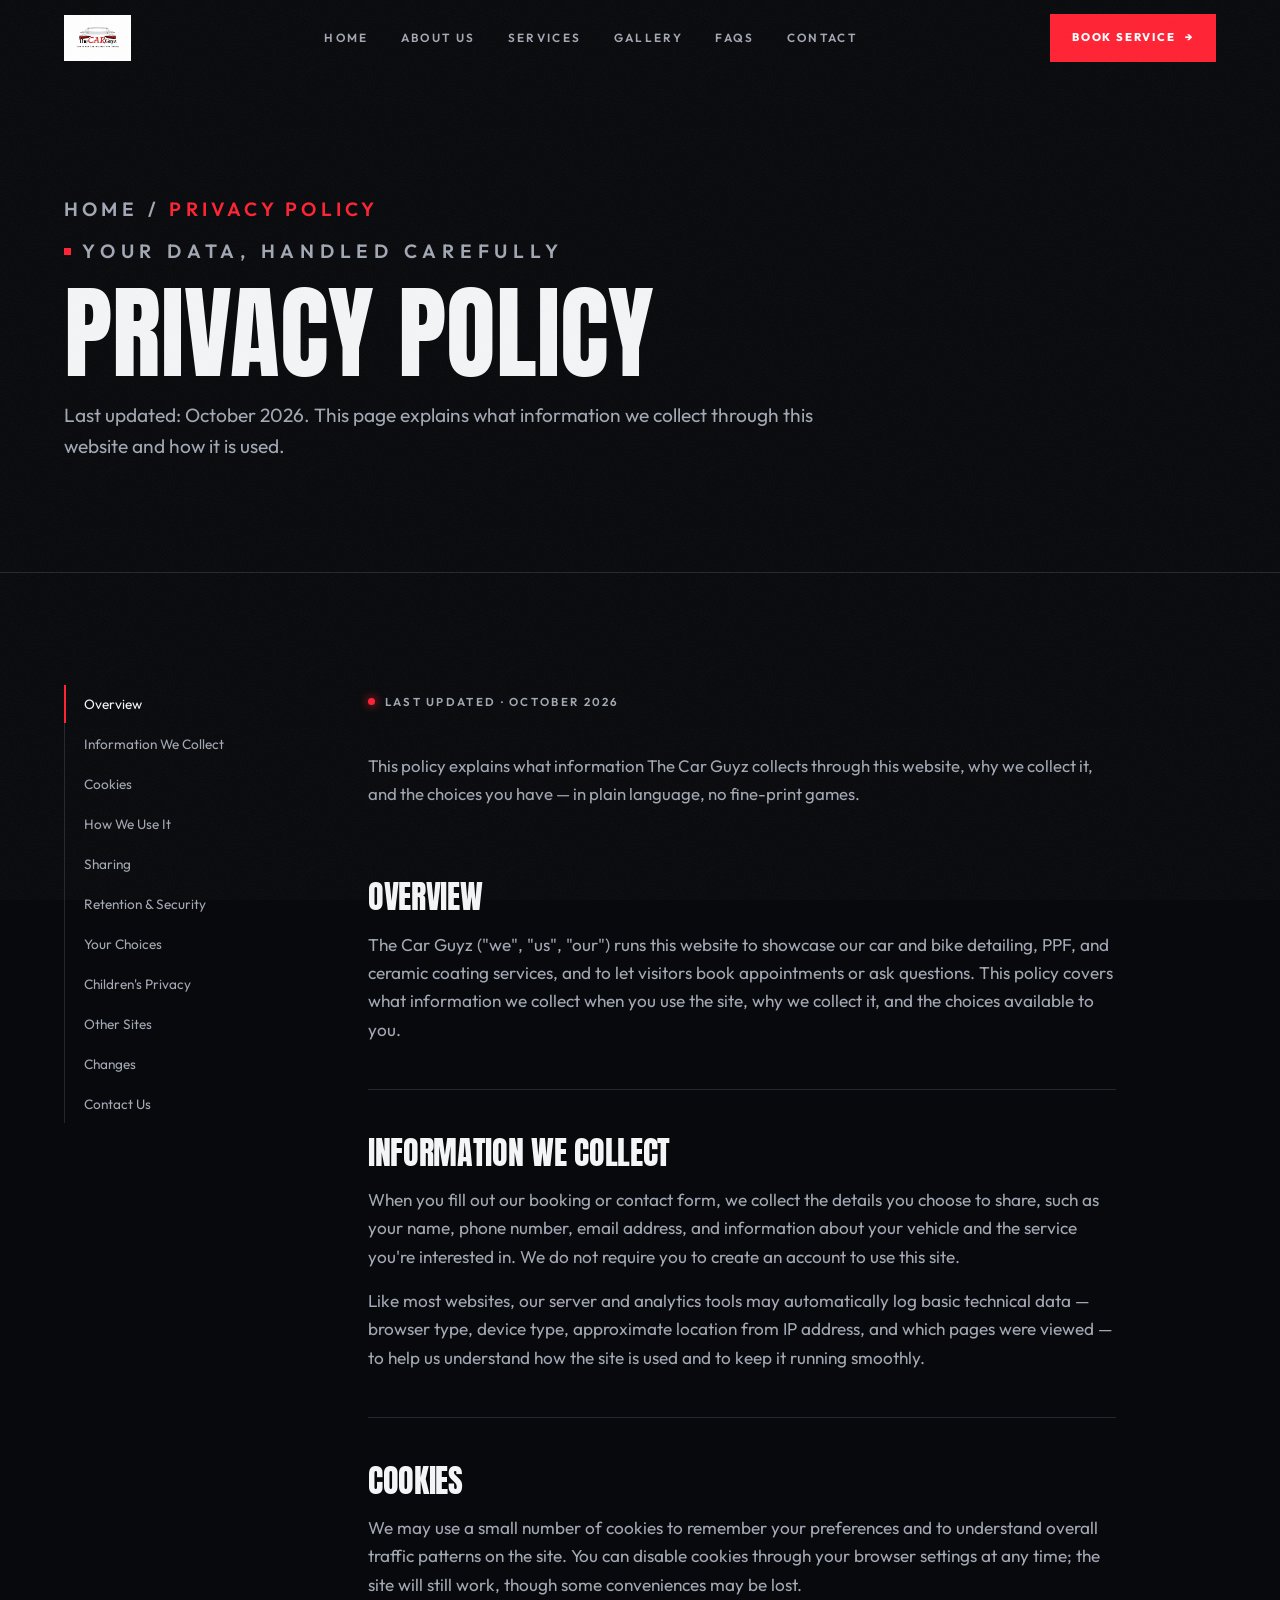
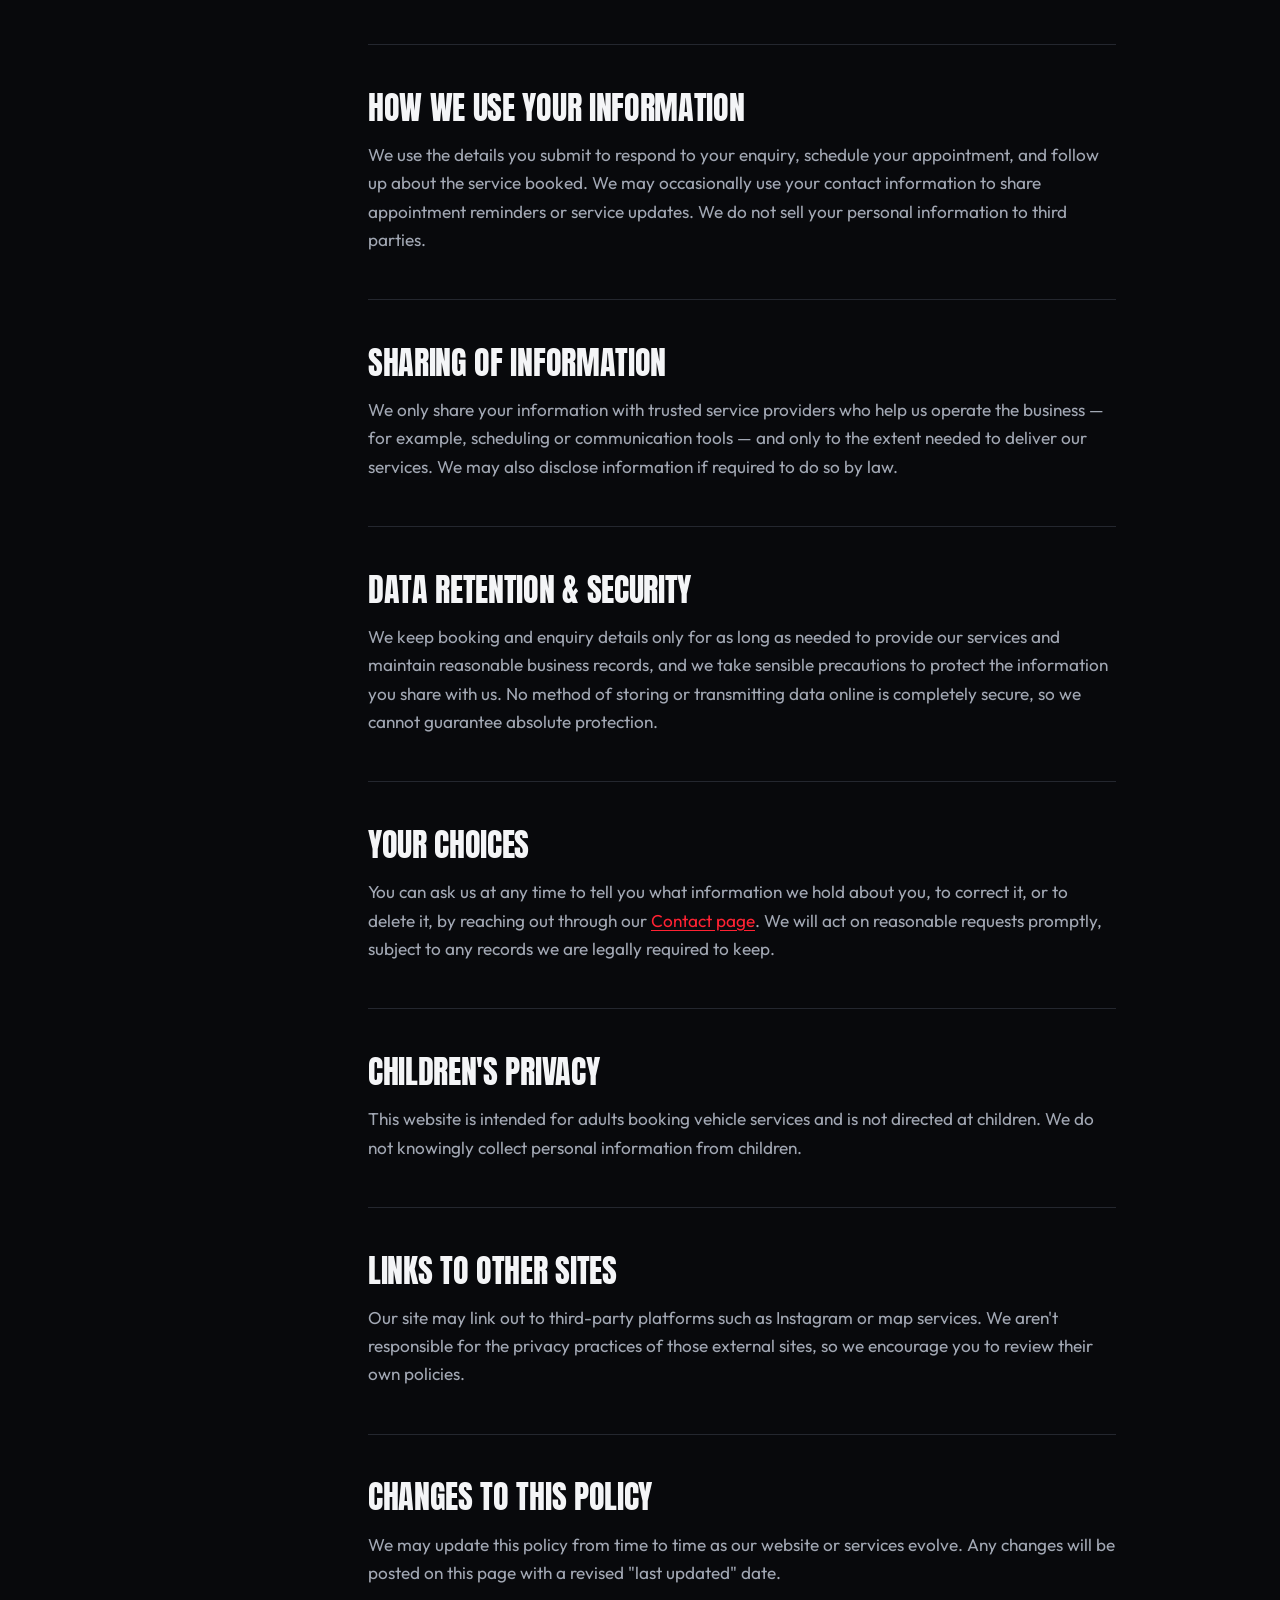
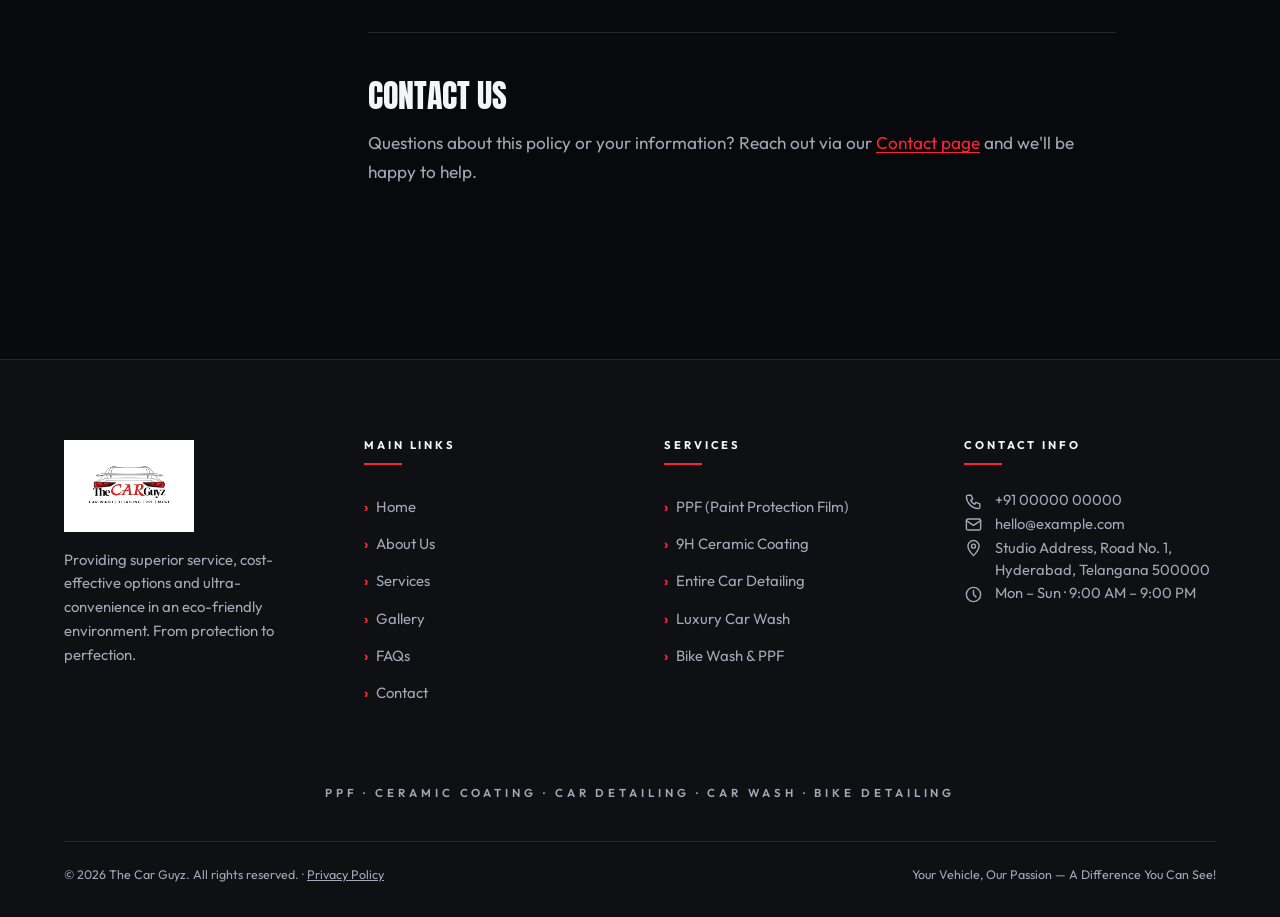
<file: privacy.html>
<!DOCTYPE html>
<html lang="en">
<head>
<meta charset="utf-8" />
<meta name="viewport" content="width=device-width, initial-scale=1" />
<title>Privacy Policy &mdash; The Car Guyz | Ceramic &amp; PPF Center</title>
<meta name="description" content="How The Car Guyz collects, uses, and protects your information when you visit our website or book a service." />
<link rel="canonical" href="https://thecarguyz.vercel.app/privacy.html" />
<meta name="robots" content="index, follow, max-image-preview:large" />
<meta name="theme-color" content="#0b0c10" />

<!-- Open Graph & Social sharing -->
<meta property="og:type" content="website" />
<meta property="og:site_name" content="The Car Guyz" />
<meta property="og:locale" content="en_IN" />
<meta property="og:url" content="https://thecarguyz.vercel.app/privacy.html" />
<meta property="og:title" content="Privacy Policy &mdash; The Car Guyz | Ceramic &amp; PPF Center" />
<meta property="og:description" content="How The Car Guyz collects, uses, and protects your information when you visit our website or book a service." />
<meta property="og:image" content="https://thecarguyz.vercel.app/assets/logo.jpg" />
<meta property="og:image:alt" content="The Car Guyz" />
<meta name="twitter:card" content="summary_large_image" />
<meta name="twitter:title" content="Privacy Policy &mdash; The Car Guyz | Ceramic &amp; PPF Center" />
<meta name="twitter:description" content="How The Car Guyz collects, uses, and protects your information when you visit our website or book a service." />
<meta name="twitter:image" content="https://thecarguyz.vercel.app/assets/logo.jpg" />
<link rel="icon" href="assets/logo.jpg" />
<link rel="preconnect" href="https://fonts.googleapis.com" />
<link rel="preconnect" href="https://fonts.gstatic.com" crossorigin />
<link href="https://fonts.googleapis.com/css2?family=Anton&family=Outfit:wght@400;600;800;900&display=swap" rel="stylesheet" />
<link rel="stylesheet" href="styles.css" />
</head>
<body>

<div class="grain" aria-hidden="true"></div>

<!-- ================= NAV ================= -->
<header class="nav" id="nav">
  <a class="nav__brand" href="index.html"><img src="assets/logo.jpg" alt="The Car Guyz home" /></a>
  <nav class="nav__links" aria-label="Main">
    <a href="index.html">Home</a>
    <a href="about.html">About Us</a>
    <a href="services.html">Services</a>
    <a href="gallery.html">Gallery</a>
    <a href="faq.html">FAQs</a>
    <a href="contact.html">Contact</a>
  </nav>
  <a class="btn btn--sm nav__cta" href="contact.html">Book Service <span aria-hidden="true">&rarr;</span></a>
  <button class="burger" id="burger" aria-label="Open menu" aria-expanded="false" aria-controls="mobilemenu"><i></i><i></i><i></i></button>
</header>

<div class="mobilemenu" id="mobilemenu" hidden>
  <a href="index.html">Home</a>
  <a href="about.html">About Us</a>
  <a href="services.html">Services</a>
  <a href="gallery.html">Gallery</a>
  <a href="faq.html">FAQs</a>
  <a href="contact.html">Contact</a>
  <a href="contact.html" class="mobilemenu__cta">Book Service</a>
</div>

<!-- ================= PAGE BANNER ================= -->
<section class="phero" style="--shot:url('https://images.pexels.com/photos/6872178/pexels-photo-6872178.jpeg?auto=compress&cs=tinysrgb&w=1400')">
  <div class="phero__in">
    <p class="crumbs"><a href="index.html">Home</a> / <span>Privacy Policy</span></p>
    <p class="kicker" style="margin-top:1.4rem"><span class="dot" aria-hidden="true"></span>YOUR DATA, HANDLED CAREFULLY</p>
    <h1>PRIVACY POLICY</h1>
    <p>Last updated: October 2026. This page explains what information we collect through this website and how it is used.</p>
  </div>
</section>

<main>

<div class="legal">
  <nav class="legal__nav reveal" aria-label="Privacy policy sections" id="legalNav">
    <a href="#overview">Overview</a>
    <a href="#collect">Information We Collect</a>
    <a href="#cookies">Cookies</a>
    <a href="#use">How We Use It</a>
    <a href="#share">Sharing</a>
    <a href="#retain">Retention &amp; Security</a>
    <a href="#choices">Your Choices</a>
    <a href="#children">Children's Privacy</a>
    <a href="#links">Other Sites</a>
    <a href="#changes">Changes</a>
    <a href="#contact">Contact Us</a>
  </nav>

  <div class="reveal">
    <p class="legal__updated"><span class="dot" aria-hidden="true"></span>Last Updated &middot; October 2026</p>
    <p class="legal__intro">This policy explains what information The Car Guyz collects through this website, why we collect it, and the choices you have &mdash; in plain language, no fine-print games.</p>

    <section class="legal__sec" id="overview">
      <h2>Overview</h2>
      <p>The Car Guyz ("we", "us", "our") runs this website to showcase our car and bike detailing, PPF, and ceramic coating services, and to let visitors book appointments or ask questions. This policy covers what information we collect when you use the site, why we collect it, and the choices available to you.</p>
    </section>

    <section class="legal__sec" id="collect">
      <h2>Information We Collect</h2>
      <p>When you fill out our booking or contact form, we collect the details you choose to share, such as your name, phone number, email address, and information about your vehicle and the service you're interested in. We do not require you to create an account to use this site.</p>
      <p>Like most websites, our server and analytics tools may automatically log basic technical data &mdash; browser type, device type, approximate location from IP address, and which pages were viewed &mdash; to help us understand how the site is used and to keep it running smoothly.</p>
    </section>

    <section class="legal__sec" id="cookies">
      <h2>Cookies</h2>
      <p>We may use a small number of cookies to remember your preferences and to understand overall traffic patterns on the site. You can disable cookies through your browser settings at any time; the site will still work, though some conveniences may be lost.</p>
    </section>

    <section class="legal__sec" id="use">
      <h2>How We Use Your Information</h2>
      <p>We use the details you submit to respond to your enquiry, schedule your appointment, and follow up about the service booked. We may occasionally use your contact information to share appointment reminders or service updates. We do not sell your personal information to third parties.</p>
    </section>

    <section class="legal__sec" id="share">
      <h2>Sharing of Information</h2>
      <p>We only share your information with trusted service providers who help us operate the business &mdash; for example, scheduling or communication tools &mdash; and only to the extent needed to deliver our services. We may also disclose information if required to do so by law.</p>
    </section>

    <section class="legal__sec" id="retain">
      <h2>Data Retention &amp; Security</h2>
      <p>We keep booking and enquiry details only for as long as needed to provide our services and maintain reasonable business records, and we take sensible precautions to protect the information you share with us. No method of storing or transmitting data online is completely secure, so we cannot guarantee absolute protection.</p>
    </section>

    <section class="legal__sec" id="choices">
      <h2>Your Choices</h2>
      <p>You can ask us at any time to tell you what information we hold about you, to correct it, or to delete it, by reaching out through our <a href="contact.html">Contact page</a>. We will act on reasonable requests promptly, subject to any records we are legally required to keep.</p>
    </section>

    <section class="legal__sec" id="children">
      <h2>Children's Privacy</h2>
      <p>This website is intended for adults booking vehicle services and is not directed at children. We do not knowingly collect personal information from children.</p>
    </section>

    <section class="legal__sec" id="links">
      <h2>Links to Other Sites</h2>
      <p>Our site may link out to third-party platforms such as Instagram or map services. We aren't responsible for the privacy practices of those external sites, so we encourage you to review their own policies.</p>
    </section>

    <section class="legal__sec" id="changes">
      <h2>Changes to This Policy</h2>
      <p>We may update this policy from time to time as our website or services evolve. Any changes will be posted on this page with a revised "last updated" date.</p>
    </section>

    <section class="legal__sec" id="contact">
      <h2>Contact Us</h2>
      <p>Questions about this policy or your information? Reach out via our <a href="contact.html">Contact page</a> and we'll be happy to help.</p>
    </section>
  </div>
</div>

</main>

<!-- ================= FOOTER ================= -->
<footer class="foot">
  <div class="foot__cols">
    <div class="foot__col">
      <img class="foot__logo" src="assets/logo.jpg" alt="The Car Guyz" style="margin-bottom:1rem" />
      <p>Providing superior service, cost-effective options and ultra-convenience in an eco-friendly environment. From protection to perfection.</p>
    </div>
    <div class="foot__col">
      <h4>Main Links</h4>
      <ul>
        <li><a href="index.html">Home</a></li>
        <li><a href="about.html">About Us</a></li>
        <li><a href="services.html">Services</a></li>
        <li><a href="gallery.html">Gallery</a></li>
        <li><a href="faq.html">FAQs</a></li>
        <li><a href="contact.html">Contact</a></li>
      </ul>
    </div>
    <div class="foot__col">
      <h4>Services</h4>
      <ul>
        <li><a href="services.html#ppf">PPF (Paint Protection Film)</a></li>
        <li><a href="services.html#ceramic">9H Ceramic Coating</a></li>
        <li><a href="services.html#detailing">Entire Car Detailing</a></li>
        <li><a href="services.html#wash">Luxury Car Wash</a></li>
        <li><a href="services.html#bike">Bike Wash &amp; PPF</a></li>
      </ul>
    </div>
    <div class="foot__col">
      <h4>Contact Info</h4>
      <ul class="foot__contact">
        <li><span class="foot__badge" aria-hidden="true"><svg viewBox="0 0 24 24"><path d="M5 4h4l2 5-2.5 1.5a11 11 0 0 0 5 5L15 13l5 2v4a2 2 0 0 1-2 2A16 16 0 0 1 3 6a2 2 0 0 1 2-2z"/></svg></span><a href="tel:+910000000000">+91 00000 00000</a></li>
        <li><span class="foot__badge" aria-hidden="true"><svg viewBox="0 0 24 24"><rect x="3" y="5" width="18" height="14" rx="2"/><path d="m3 7 9 6 9-6"/></svg></span><a href="mailto:hello@example.com">hello@example.com</a></li>
        <li><span class="foot__badge" aria-hidden="true"><svg viewBox="0 0 24 24"><path d="M12 21s7-7.5 7-12a7 7 0 1 0-14 0c0 4.5 7 12 7 12z"/><circle cx="12" cy="9" r="2.5"/></svg></span><span>Studio Address, Road No. 1, Hyderabad, Telangana 500000</span></li>
        <li><span class="foot__badge" aria-hidden="true"><svg viewBox="0 0 24 24"><circle cx="12" cy="12" r="9"/><path d="M12 7v5l3 3"/></svg></span><span>Mon &ndash; Sun &middot; 9:00 AM &ndash; 9:00 PM</span></li>
      </ul>
    </div>
  </div>
  <p class="foot__tag">PPF · CERAMIC COATING · CAR DETAILING · CAR WASH · BIKE DETAILING</p>
  <p class="foot__bottom">
    <span>&copy; <span id="yr"></span> The Car Guyz. All rights reserved. &middot; <a href="privacy.html">Privacy Policy</a></span>
    <span>Your Vehicle, Our Passion &mdash; A Difference You Can See!</span>
  </p>
</footer>

<script src="main.js"></script>
<script>
(function(){
  var links = document.querySelectorAll('#legalNav a');
  var secs = Array.prototype.map.call(links, function(a){ return document.querySelector(a.getAttribute('href')); });
  function onScroll(){
    var pos = window.scrollY + 120;
    var active = 0;
    secs.forEach(function(s,i){ if (s && s.offsetTop <= pos) active = i; });
    links.forEach(function(a,i){ a.classList.toggle('is-active', i === active); });
  }
  document.addEventListener('scroll', onScroll, { passive:true });
  onScroll();
})();
</script>
</body>
</html>
</file>
<file: styles.css>
/* ============================================================
   THE CAR GUYZ — design tokens
   Pattern: Hero-Centric · Style: Brutalism (dark)
   Generated via ui-ux-pro-max → design-system/the-car-guyz/MASTER.md
   ============================================================ */
:root{
  --bg:#08090c;
  --bg-2:#0e1014;
  --surface:#12141a;
  --fg:#f4f5f7;
  --muted:#a2a8b4;          /* 7.1:1 on --bg */
  --line:#24272f;
  --accent:#ff2233;         /* logo red, brightened for dark */
  --accent-deep:#dc2626;
  --on-accent:#ffffff;

  --display:'Anton',Impact,sans-serif;
  --body:'Outfit',system-ui,-apple-system,'Segoe UI',sans-serif;

  --gut:clamp(1.25rem,5vw,5rem);
  --maxw:1320px;
  --t:200ms cubic-bezier(.2,.7,.3,1);
}

*,*::before,*::after{box-sizing:border-box}
html{scroll-behavior:smooth;-webkit-text-size-adjust:100%}
body{
  margin:0;background:var(--bg);color:var(--fg);
  font:400 clamp(1rem,.96rem + .2vw,1.075rem)/1.65 var(--body);
  overflow-x:hidden;
}
img{max-width:100%;display:block}
a{color:inherit}
:focus-visible{outline:3px solid var(--accent);outline-offset:3px}
::selection{background:var(--accent);color:#fff}

/* grain + vignette overlay */
.grain{
  position:fixed;inset:0;z-index:9998;pointer-events:none;opacity:.05;
  background-image:url("data:image/svg+xml,%3Csvg xmlns='http://www.w3.org/2000/svg' width='200' height='200'%3E%3Cfilter id='n'%3E%3CfeTurbulence type='fractalNoise' baseFrequency='.85' numOctaves='3'/%3E%3C/filter%3E%3Crect width='200' height='200' filter='url(%23n)'/%3E%3C/svg%3E");
}

/* ===================== LOADER ===================== */
.loader{
  position:fixed;inset:0;z-index:9999;background:var(--bg);
  display:grid;place-content:center;justify-items:center;gap:2rem;
  transition:opacity .6s ease,visibility .6s;
}
.loader.is-done{opacity:0;visibility:hidden}
/* The supplied logo is drawn for white paper -- black wordmark, black car
   outlines -- so assets/logo-mark.png is a dark-mode build of it: the ink
   inverted to white, the reds kept, the paper knocked out to transparent. */
.loader__logo{
  display:block;width:min(74vw,480px);height:auto;
  filter:drop-shadow(0 0 46px rgba(255,45,63,.34));
  animation:loaderPulse 2.6s ease-in-out infinite alternate;
}
@keyframes loaderPulse{
  from{opacity:.86;transform:scale(.985)}
  to  {opacity:1;transform:scale(1.015)}
}
@media (prefers-reduced-motion:reduce){.loader__logo{animation:none}}
.loader__bar{width:min(46vw,300px);height:3px;background:var(--line);overflow:hidden}
.loader__bar span{display:block;height:100%;width:0;background:var(--accent)}
.loader__txt{font:600 .7rem/1 var(--body);letter-spacing:.42em;color:var(--muted)}

/* ===================== NAV ===================== */
.nav{
  position:fixed;top:0;left:0;right:0;z-index:900;
  display:flex;align-items:center;gap:1.5rem;
  padding:.85rem var(--gut);
  border-bottom:1px solid transparent;
  transition:background var(--t),border-color var(--t),padding var(--t);
}
.nav.is-stuck{background:rgba(8,9,12,.86);backdrop-filter:blur(14px);border-bottom-color:var(--line);padding-block:.55rem}
.nav__brand{flex:0 0 auto}
.nav__brand img{height:46px;width:auto;background:#fff;padding:3px 7px;transition:height var(--t)}
.nav.is-stuck .nav__brand img{height:38px}
.nav__links{display:flex;gap:2rem;margin-inline:auto}
.nav__links a{
  position:relative;text-decoration:none;font:600 .74rem/1 var(--body);
  letter-spacing:.2em;text-transform:uppercase;color:var(--muted);
  padding:.65rem 0;transition:color var(--t);
}
.nav__links a::after{
  content:'';position:absolute;left:0;bottom:.2rem;height:2px;width:0;
  background:var(--accent);transition:width var(--t);
}
.nav__links a:hover,.nav__links a:focus-visible{color:var(--fg)}
.nav__links a:hover::after,.nav__links a:focus-visible::after{width:100%}

.burger{
  display:none;width:46px;height:46px;background:none;border:1px solid var(--line);
  cursor:pointer;padding:0;place-content:center;gap:5px;
}
.burger i{display:block;width:20px;height:2px;background:var(--fg);transition:transform var(--t),opacity var(--t)}
.burger[aria-expanded="true"] i:nth-child(1){transform:translateY(7px) rotate(45deg)}
.burger[aria-expanded="true"] i:nth-child(2){opacity:0}
.burger[aria-expanded="true"] i:nth-child(3){transform:translateY(-7px) rotate(-45deg)}

.mobilemenu{
  position:fixed;inset:0;z-index:890;background:var(--bg);
  display:grid;align-content:center;gap:.5rem;padding:var(--gut);
}
.mobilemenu[hidden]{display:none}
.mobilemenu a{
  text-decoration:none;font:400 clamp(2rem,9vw,3.2rem)/1.15 var(--display);
  text-transform:uppercase;border-bottom:1px solid var(--line);padding:.6rem 0;
}
.mobilemenu__cta{color:var(--accent)}

/* ===================== BUTTONS ===================== */
.btn{
  --b:var(--accent);
  display:inline-flex;align-items:center;justify-content:center;gap:.6rem;
  padding:1.05rem 1.9rem;min-height:48px;cursor:pointer;
  background:var(--b);color:var(--on-accent);border:2px solid var(--b);
  font:800 .8rem/1 var(--body);letter-spacing:.16em;text-transform:uppercase;
  text-decoration:none;position:relative;overflow:hidden;
  transition:transform var(--t),box-shadow var(--t),background var(--t),color var(--t);
}
.btn span{transition:transform var(--t)}
.btn:hover,.btn:focus-visible{transform:translate(-3px,-3px);box-shadow:6px 6px 0 var(--fg)}
.btn:hover span{transform:translateX(5px)}
.btn:active{transform:translate(0,0);box-shadow:0 0 0 var(--fg)}
.btn--ghost{background:transparent;color:var(--fg);border-color:var(--line)}
.btn--ghost:hover,.btn--ghost:focus-visible{border-color:var(--accent);box-shadow:6px 6px 0 var(--accent)}
.btn--sm{padding:.75rem 1.25rem;font-size:.7rem}
.btn--full{width:100%}

/* ===================== HERO ===================== */
.hero{position:relative;min-height:100svh;display:grid;align-items:center;overflow:hidden}
/* Layered hero stage: slash artwork at the back, the character behind the
   car, the car cut out in front. Each layer parallaxes by its data-depth. */
.hero__stage{position:absolute;inset:0;z-index:1;perspective:1400px;pointer-events:none}
.hero__stage > div{position:absolute;inset:0;will-change:transform;--px:0px;--py:0px;--rot:0deg}

.hero__slashes{
  background:url('assets/hero/slashes.png') 60% 40%/125% auto no-repeat;
  opacity:.5;mix-blend-mode:screen;
  animation:slashDrift 26s ease-in-out infinite alternate;
}
@keyframes slashDrift{
  from{transform:translate3d(calc(-1.5% + var(--px)),calc(-1% + var(--py)),0) scale(1.04)}
  to  {transform:translate3d(calc(1.5% + var(--px)),calc(1% + var(--py)),0) scale(1.1)}
}

/* the character stays a crisp image -- it floats and turns in 3D rather than
   being rebuilt out of anything */
.hero__char{
  background:url('assets/art/figure-cut.png') 80% 0%/auto 115% no-repeat;
  opacity:.62;
  filter:saturate(1.1) drop-shadow(0 30px 70px rgba(0,0,0,.9));
  transform-style:preserve-3d;
  animation:charFloat 14s ease-in-out infinite alternate;
}
@keyframes charFloat{
  from{transform:translate3d(var(--px),calc(-1.4% + var(--py)),0)
       rotateY(calc(-7deg + var(--rot))) rotateX(1.6deg) scale(1.0)}
  to  {transform:translate3d(var(--px),calc(2.2% + var(--py)),0)
       rotateY(calc(7deg + var(--rot)))  rotateX(-1.6deg) scale(1.05)}
}

.hero__car{
  background:url('assets/hero/car-cut.png') 100% 82%/62% auto no-repeat;
  filter:drop-shadow(0 40px 60px rgba(0,0,0,.85));
  transform-style:preserve-3d;
  animation:carFloat 11s ease-in-out infinite alternate;
}
@keyframes carFloat{
  from{transform:translate3d(var(--px),calc(0.8% + var(--py)),0)
       rotateY(calc(2.2deg + var(--rot))) scale(1.0)}
  to  {transform:translate3d(var(--px),calc(-0.8% + var(--py)),0)
       rotateY(calc(-2.2deg + var(--rot))) scale(1.03)}
}

/* headlights, pinned to the car layer's own crop so they track it */
.hero__car::after{
  content:'';position:absolute;inset:0;pointer-events:none;
  background:var(--hero-lights,none) 100% 82%/62% auto no-repeat;
  mix-blend-mode:screen;opacity:0;
  animation:headlamp 3.4s ease-in-out infinite;
}

.hero__vig{position:absolute;inset:0;z-index:2;pointer-events:none;background:
  radial-gradient(ellipse 70% 55% at 50% 45%,transparent 0%,rgba(8,9,12,.75) 78%,var(--bg) 100%),
  linear-gradient(to top,var(--bg) 2%,transparent 40%);}
.hero__speed{
  position:absolute;inset:0;z-index:2;pointer-events:none;opacity:.22;mix-blend-mode:screen;
  background:repeating-linear-gradient(100deg,transparent 0 5px,rgba(255,34,51,.5) 5px 6px,transparent 6px 46px);
  mask-image:linear-gradient(to right,#000,transparent 55%);
  animation:speed 7s linear infinite;
}
@keyframes speed{to{background-position:-460px 0}}

.hero__content{position:relative;z-index:3;padding:7rem var(--gut) 5rem;max-width:var(--maxw);width:100%;margin-inline:auto}
.hero__eyebrow{
  display:inline-flex;align-items:center;gap:.7rem;margin:0 0 1.6rem;
  font:600 .72rem/1 var(--body);letter-spacing:.3em;color:var(--muted);
  border:1px solid var(--line);padding:.6rem 1rem;background:rgba(18,20,26,.6);
}
.dot{width:7px;height:7px;background:var(--accent);flex:0 0 auto;animation:pulse 1.8s ease-in-out infinite}
@keyframes pulse{50%{opacity:.25}}

.hero__title{margin:0;font:400 clamp(2.9rem,10.5vw,8.6rem)/.88 var(--display);text-transform:uppercase;letter-spacing:-.02em}
.hero__title .line{display:block;overflow:hidden}
.hero__title .red{color:var(--accent);text-shadow:0 0 44px rgba(255,34,51,.5)}
.hero__tag{margin:1.5rem 0 0;font:800 .82rem/1 var(--body);color:var(--accent);letter-spacing:.34em;text-transform:uppercase}
.hero__tag span{font:600 .68rem/1 var(--body);letter-spacing:.3em;color:var(--muted);margin-left:.8rem;text-transform:uppercase}
.hero__tag span::before{content:'—';margin-right:.8rem;opacity:.5}
.hero__sub{max-width:54ch;margin:1.4rem 0 2.6rem;color:var(--muted);font-size:1.05rem}
.hero__cta{display:flex;flex-wrap:wrap;gap:1rem}
.hero__scroll{
  position:absolute;bottom:1.6rem;left:50%;translate:-50% 0;z-index:2;
  display:grid;justify-items:center;gap:.6rem;
  font:600 .62rem/1 var(--body);letter-spacing:.34em;color:var(--muted);
}
.hero__scroll i{display:block;width:1px;height:46px;background:linear-gradient(var(--accent),transparent);animation:drop 1.9s ease-in-out infinite}
@keyframes drop{0%,100%{transform:scaleY(.3);transform-origin:top}50%{transform:scaleY(1);transform-origin:top}}

/* ===================== MARQUEE ===================== */
.marquee{border-block:1px solid var(--line);background:var(--bg-2);overflow:hidden;padding:.9rem 0}
.marquee__track{display:flex;width:max-content;animation:slide 34s linear infinite}
.marquee__track span{
  display:flex;align-items:center;gap:2.2rem;padding-right:2.2rem;
  font:400 clamp(1.3rem,3vw,2.1rem)/1 var(--display);text-transform:uppercase;color:var(--fg);letter-spacing:.04em;
}
.marquee__track b{font:400 .55em/1 var(--body);color:var(--accent);vertical-align:.35em}
@keyframes slide{to{transform:translateX(-50%)}}

/* ===================== SECTION SHELL ===================== */
.section{max-width:var(--maxw);margin-inline:auto;padding:clamp(5rem,11vw,9rem) var(--gut);position:relative}
.sec__head{max-width:62ch;margin-bottom:clamp(2.5rem,6vw,4.5rem)}
.kicker{
  display:inline-flex;align-items:center;gap:.7rem;margin:0 0 1.1rem;
  font:600 .72rem/1 var(--body);letter-spacing:.3em;color:var(--accent);text-transform:uppercase;
}
.sec__title{margin:0;font:400 clamp(2.3rem,6.6vw,4.9rem)/.94 var(--display);text-transform:uppercase;letter-spacing:-.01em}
.sec__title em{font-style:normal;color:var(--accent)}
.sec__lead{margin:1.3rem 0 0;color:var(--muted);font-size:1.05rem}
.note{margin:2.5rem 0 0;color:var(--muted);font-size:.9rem;text-align:center}

/* ===================== LEGAL / PRIVACY PAGE ===================== */
.legal{max-width:var(--maxw);margin-inline:auto;padding:clamp(4rem,9vw,7rem) var(--gut) clamp(5rem,10vw,8rem);display:grid;grid-template-columns:240px 1fr;gap:clamp(2.5rem,5vw,5rem);align-items:start}
.legal__nav{position:sticky;top:6.5rem;display:flex;flex-direction:column;gap:.1rem;border-left:1px solid var(--line);padding-left:1.1rem}
.legal__nav a{display:block;padding:.5rem 0;font-size:.85rem;color:var(--muted);text-decoration:none;border-left:2px solid transparent;margin-left:-1.15rem;padding-left:1.1rem;transition:color var(--t),border-color var(--t)}
.legal__nav a:hover{color:var(--fg)}
.legal__nav a.is-active{color:var(--fg);border-left-color:var(--accent)}
.legal__updated{display:inline-flex;align-items:center;gap:.6rem;margin:0 0 2.8rem;font:600 .72rem/1 var(--body);letter-spacing:.2em;color:var(--muted);text-transform:uppercase}
.legal__updated .dot{width:7px;height:7px;border-radius:50%;background:var(--accent);box-shadow:0 0 10px var(--accent)}
.legal__intro{margin:0 0 clamp(3rem,6vw,4.5rem);max-width:68ch;color:var(--muted);font-size:1.05rem}
.legal__sec{max-width:68ch;padding:clamp(2.2rem,4vw,2.8rem) 0;border-top:1px solid var(--line)}
.legal__sec:first-of-type{border-top:none;padding-top:0}
.legal__sec h2{margin:0 0 1rem;font:400 clamp(1.5rem,3vw,2rem)/1.1 var(--display);text-transform:uppercase;letter-spacing:-.01em;scroll-margin-top:6.5rem}
.legal__sec p{margin:0 0 1rem;color:var(--muted)}
.legal__sec p:last-child{margin-bottom:0}
.legal__sec a{color:var(--accent);text-decoration:underline;text-underline-offset:.2em}
@media (max-width:860px){
  .legal{grid-template-columns:1fr}
  .legal__nav{position:static;display:grid;grid-template-columns:repeat(2,1fr);gap:.2rem .8rem;border-left:none;padding-left:0;margin-bottom:1rem}
  .legal__nav a{border-left:none;margin-left:0;padding-left:0;border-bottom:2px solid transparent}
  .legal__nav a.is-active{border-left:none;border-bottom-color:var(--accent)}
}

/* ===================== SERVICE CARDS ===================== */
.cards{display:grid;grid-template-columns:repeat(auto-fit,minmax(310px,1fr));gap:1px;background:var(--line);border:1px solid var(--line)}
.card{
  position:relative;background:var(--surface);padding:2.4rem 2rem 2rem;
  transform-style:preserve-3d;transition:background var(--t),transform var(--t);
}
.card::after{content:'';position:absolute;inset:0;border:2px solid transparent;transition:border-color var(--t);pointer-events:none}
.card:hover{background:var(--bg-2)}
.card:hover::after{border-color:var(--accent)}
.card__no{
  position:absolute;top:1.1rem;right:1.3rem;
  font:400 3.4rem/1 var(--display);color:var(--fg);opacity:.07;transition:opacity var(--t),color var(--t);
}
.card:hover .card__no{opacity:.4;color:var(--accent)}
.card__icon{display:block;width:44px;height:44px;color:var(--accent);margin-bottom:1.5rem}
.card__icon svg{width:100%;height:100%}
.card h3{margin:0 0 .35rem;font:800 1.35rem/1.2 var(--body);letter-spacing:-.01em}
.card__sub{margin:0 0 1rem;font:700 .68rem/1 var(--body);color:var(--accent);letter-spacing:.26em;text-transform:uppercase}
.card p{color:var(--muted);margin:0;font-size:.95rem}
.card__meta{
  display:flex;justify-content:space-between;gap:1rem;margin-top:1.7rem;padding-top:1.1rem;
  border-top:1px solid var(--line);font:600 .7rem/1 var(--body);letter-spacing:.16em;
}
.card__meta span:last-child{color:var(--accent)}

/* ===================== CREW ===================== */
.crew{overflow:hidden}
.crew__bg{
  position:absolute;inset:0;pointer-events:none;opacity:.5;
  background:
    radial-gradient(circle at 15% 25%,rgba(255,34,51,.16),transparent 42%),
    radial-gradient(circle at 85% 70%,rgba(255,34,51,.1),transparent 45%);
}
.crew__grid{display:grid;grid-template-columns:repeat(auto-fit,minmax(280px,1fr));gap:1.5rem;position:relative}
.fighter{border:1px solid var(--line);background:var(--surface);display:flex;flex-direction:column;transition:border-color var(--t),transform var(--t)}
.fighter:hover{border-color:var(--aura);transform:translateY(-6px)}
.fighter__art{position:relative;aspect-ratio:4/5;overflow:hidden;background:radial-gradient(circle at 50% 75%,color-mix(in srgb,var(--aura) 22%,transparent),transparent 62%),var(--bg-2)}
.fighter__aura{position:absolute;inset:0;width:100%;height:100%}
.fighter__svg{position:absolute;inset:0;width:100%;height:100%;filter:drop-shadow(0 0 26px color-mix(in srgb,var(--aura) 50%,transparent));transition:transform 400ms cubic-bezier(.2,.7,.3,1)}
.fighter:hover .fighter__svg{transform:scale(1.05) translateY(-6px)}
.fighter__body{padding:1.6rem 1.5rem 1.8rem;flex:1;display:flex;flex-direction:column}
.fighter__jp{margin:0;font:800 .8rem/1 var(--body);letter-spacing:.24em;text-transform:uppercase;color:var(--aura)}
.fighter h3{margin:.35rem 0 .15rem;font:400 2rem/1 var(--display);text-transform:uppercase;letter-spacing:.02em}
.fighter__role{margin:0 0 .9rem;font:600 .7rem/1 var(--body);letter-spacing:.24em;text-transform:uppercase;color:var(--muted)}
.fighter__desc{margin:0 0 1.4rem;color:var(--muted);font-size:.92rem;flex:1}
.bars{margin:0;display:grid;gap:.6rem}
.bars > div{display:grid;grid-template-columns:5.5rem 1fr;align-items:center;gap:.8rem}
.bars dt{font:600 .64rem/1 var(--body);letter-spacing:.16em;text-transform:uppercase;color:var(--muted)}
.bars dd{margin:0;height:5px;background:var(--line);overflow:hidden}
.bars dd span{display:block;height:100%;width:0;background:var(--aura);transition:width 1.1s cubic-bezier(.2,.7,.3,1)}

/* ===================== STATS ===================== */
.stats{
  display:grid;grid-template-columns:repeat(auto-fit,minmax(170px,1fr));gap:1px;
  background:var(--line);border-block:1px solid var(--line);
}
.stat{margin:0;background:var(--bg);padding:3rem 1.5rem;text-align:center;display:grid;gap:.5rem}
.stat b{font:400 clamp(2.6rem,6vw,4.2rem)/1 var(--display);color:var(--accent)}
.stat span{font:600 .68rem/1.4 var(--body);letter-spacing:.24em;color:var(--muted)}

/* ===================== PROCESS ===================== */
.panels{list-style:none;margin:0;padding:0;display:grid;grid-template-columns:repeat(auto-fit,minmax(230px,1fr));gap:1.25rem;counter-reset:p}
.panel{position:relative;border:1px solid var(--line);background:var(--surface);padding:2.2rem 1.6rem 1.8rem;transition:border-color var(--t),background var(--t)}
.panel:hover{border-color:var(--accent);background:var(--bg-2)}
.panel__num{display:block;font:400 2.6rem/1 var(--display);color:var(--accent);margin-bottom:.7rem}
.panel h3{margin:0 0 .5rem;font:800 1.12rem/1.25 var(--body)}
.panel p{margin:0;color:var(--muted);font-size:.9rem}

/* ===================== BEFORE / AFTER =====================
   --split (0-100) is the single source of truth for where the
   divide sits: the clip, the handle and the two tags all read it.
   Registering it as a real number lets the browser interpolate it,
   so the opening wipe is a plain CSS transition rather than a
   per-frame JS loop.
   ========================================================== */
@property --split{syntax:'<number>';inherits:true;initial-value:50}

.ba{
  position:relative;aspect-ratio:1440/353;cursor:ew-resize;border:1px solid var(--line);
  overflow:hidden;user-select:none;touch-action:pan-y;
  --split:100;
  transition:--split 1.35s cubic-bezier(.65,0,.35,1);
}
/* armed by the observer the first time the panel is properly on screen */
.ba.is-shown{--split:50}
/* a finger on the panel beats any animation still in flight */
.ba.is-dragging{transition:none;cursor:grabbing}

.ba__before,.ba__after{position:absolute;inset:0;background-size:cover;background-position:center}
/* Drop real shots at assets/work/before.jpg + after.jpg and they take over
   automatically — the gradients below are only the fallback while they're missing. */
.ba__before{
  background-image:
    url('assets/work/before.jpg'),
    repeating-linear-gradient(48deg,rgba(255,255,255,.055) 0 2px,transparent 2px 9px),
    radial-gradient(circle at 30% 40%,#3a3e46,#15171c 70%);
}
.ba__after{
  background-image:
    url('assets/work/after.jpg'),
    radial-gradient(ellipse 45% 70% at 28% 22%,rgba(255,255,255,.4),transparent 60%),
    linear-gradient(120deg,#ff2233 0%,#7a0d18 46%,#0e1014 100%);
  clip-path:inset(0 0 0 calc(var(--split) * 1%));
}
.ba__tag{
  position:absolute;bottom:1.1rem;left:1.1rem;padding:.5rem .85rem;background:rgba(8,9,12,.82);
  border:1px solid var(--line);font:700 .68rem/1 var(--body);letter-spacing:.24em;
  transition:opacity .3s linear,translate .45s cubic-bezier(.2,.7,.3,1);
}
/* each tag fades out as the line runs over it, so a label never sits on
   paint it is not describing */
.ba__tag{opacity:clamp(0, calc((var(--split) - 10) / 14), 1)}
.ba__tag--r{
  left:auto;right:1.1rem;border-color:var(--accent);color:var(--accent);
  opacity:clamp(0, calc((90 - var(--split)) / 14), 1);
}

.ba__handle{
  position:absolute;top:0;bottom:0;left:calc(var(--split) * 1%);width:2px;background:var(--accent);
  translate:-1px 0;pointer-events:none;
}
.ba__handle i{
  position:absolute;top:50%;left:50%;translate:-50% -50%;width:44px;height:44px;
  background:var(--accent);display:block;
  clip-path:polygon(50% 0,100% 50%,50% 100%,0 50%);
  transition:scale .25s cubic-bezier(.2,.7,.3,1);
}
.ba:hover .ba__handle i{scale:1.1}
.ba.is-dragging .ba__handle i{scale:1.22;transition-duration:.12s}

/* A ring breathing out of the grip says the thing is draggable. It is
   purely a hint, so the first pointer or key press retires it for good. */
.ba__handle::after{
  content:'';position:absolute;top:50%;left:50%;width:44px;height:44px;margin:-22px 0 0 -22px;
  border:2px solid var(--accent);border-radius:50%;
  animation:baNudge 2.4s ease-out infinite;
}
@keyframes baNudge{
  0%   {scale:.65;opacity:0}
  35%  {opacity:.55}
  100% {scale:1.9;opacity:0}
}
.ba.is-touched .ba__handle::after{display:none}

.ba__range{position:absolute;inset:0;width:100%;height:100%;opacity:0;cursor:ew-resize;margin:0}
.ba__range:focus-visible + .ba__handle{box-shadow:0 0 0 3px var(--fg)}
@media (max-width:700px){.ba{aspect-ratio:1440/430}}

@media (prefers-reduced-motion:reduce){
  .ba{--split:50;transition:none}
  .ba__handle::after{animation:none;display:none}
  .ba__handle i,.ba__tag{transition:none}
}

/* ===================== QUOTES ===================== */
.quotes{display:grid;grid-template-columns:repeat(auto-fit,minmax(280px,1fr));gap:1.25rem}
.quote{margin:0;border-left:3px solid var(--accent);background:var(--surface);padding:2rem 1.7rem}
.quote p{margin:0 0 1.1rem;font-size:1.02rem}
.quote cite{font:600 .7rem/1 var(--body);letter-spacing:.2em;font-style:normal;color:var(--muted);text-transform:uppercase}

/* ===================== BOOK ===================== */
.book{position:relative}
.book::before{
  content:'';position:absolute;inset:0;pointer-events:none;
  background:radial-gradient(ellipse 60% 50% at 70% 40%,rgba(255,34,51,.13),transparent 65%);
}
.book__grid{position:relative;display:grid;grid-template-columns:repeat(auto-fit,minmax(320px,1fr));gap:clamp(2.5rem,6vw,4.5rem);align-items:start}
.book__info{margin:2.8rem 0 0;display:grid;gap:1.4rem}
.book__info dt{font:600 .66rem/1 var(--body);letter-spacing:.28em;color:var(--accent);margin-bottom:.4rem}
.book__info dd{margin:0;color:var(--muted)}
.book__info a{color:var(--fg);text-decoration:none;border-bottom:1px solid var(--accent);transition:color var(--t)}
.book__info a:hover{color:var(--accent)}

.form{display:grid;grid-template-columns:1fr 1fr;gap:1.1rem;border:1px solid var(--line);background:var(--surface);padding:2rem}
.field{margin:0;display:grid;gap:.5rem}
.field--full{grid-column:1/-1}
.form .btn{grid-column:1/-1}
.field label{font:600 .68rem/1 var(--body);letter-spacing:.2em;text-transform:uppercase;color:var(--muted)}
.field input,.field select,.field textarea{
  width:100%;min-height:48px;padding:.85rem 1rem;background:var(--bg);color:var(--fg);
  border:1px solid var(--line);border-radius:0;font:400 1rem/1.4 var(--body);
  transition:border-color var(--t),background var(--t);
}
.field textarea{min-height:auto;resize:vertical}
.field input::placeholder,.field textarea::placeholder{color:#6b7280}
.field input:focus,.field select:focus,.field textarea:focus{border-color:var(--accent);outline:none;background:var(--bg-2)}
.field input:focus-visible,.field select:focus-visible,.field textarea:focus-visible{outline:2px solid var(--accent);outline-offset:1px}
.field input[aria-invalid="true"]{border-color:var(--accent);background:rgba(255,34,51,.07)}
.field .err{font:600 .74rem/1.3 var(--body);color:var(--accent)}
.form__status{grid-column:1/-1;margin:0;min-height:1.2rem;font:600 .85rem/1.4 var(--body);color:var(--accent)}

/* ===================== FOOTER ===================== */
.foot{border-top:1px solid var(--line);background:var(--bg-2);padding:clamp(3rem,7vw,5rem) var(--gut) 2rem;display:grid;grid-template-columns:minmax(0,1fr);justify-items:center;gap:1.2rem;text-align:center}
.foot__logo{height:92px;width:auto;background:#fff;padding:.5rem .9rem}
.foot__tag{margin:0;font:600 .72rem/1 var(--body);letter-spacing:.34em;color:var(--muted)}
.foot__bottom{
  margin:1.5rem 0 0;padding-top:1.5rem;border-top:1px solid var(--line);width:100%;max-width:var(--maxw);
  display:flex;flex-wrap:wrap;gap:1rem;justify-content:space-between;
  font:400 .78rem/1.5 var(--body);color:var(--muted);
}

/* ===================== REVEAL ===================== */
.reveal{opacity:0;transform:translateY(34px);transition:opacity .55s cubic-bezier(.2,.7,.3,1),transform .55s cubic-bezier(.2,.7,.3,1)}
/* caught by the fast-scroll sweep: already on screen, so it just appears */
.reveal.is-instant{transition:none}
.reveal.in{opacity:1;transform:none}

/* ===================== RESPONSIVE ===================== */
@media (max-width:980px){
  .nav__links,.nav__cta{display:none}
  .burger{display:grid}
  .form{grid-template-columns:1fr}
}
@media (max-width:560px){
  .ba{aspect-ratio:4/3}
  .hero__content{padding-top:6rem}
  .foot__bottom{justify-content:center;text-align:center}
}

/* ===================== REDUCED MOTION ===================== */
@media (prefers-reduced-motion:reduce){
  *,*::before,*::after{animation-duration:.001ms !important;animation-iteration-count:1 !important;transition-duration:.001ms !important;scroll-behavior:auto !important}
  .reveal{opacity:1;transform:none}
  .hero__speed,.marquee__track{animation:none}
}


/* ============================================================
   CINEMATIC CREW — pinned, scroll-scrubbed
   ============================================================ */


/* ---- art stage ---- */
@keyframes halo{
  0%,100%{opacity:.85;transform:translate(-50%,-50%) scale(1)}
  50%{opacity:1;transform:translate(-50%,-50%) scale(1.035)}
}
@keyframes spin{to{transform:rotate(360deg)}}

/* Supplied artwork is usually a full opaque illustration rather than a cut-out,
   so it is masked at the edges to dissolve into the black stage. */

/* --- the artwork never sits still: a slow push in, a red aura breathing
       behind it, and a specular pass sweeping over it like a polish buff --- */
/* The character stays the image it is. It floats and turns in 3D instead of
   being rebuilt out of particles, so it never loses its edges. */
@keyframes artFloat3d{
  from{transform:translate3d(var(--cx,0px),calc(1.6% + var(--cy,0px)),0)
       rotateY(calc(-8deg + var(--cr,0deg))) rotateX(2deg) scale(1.0)}
  to  {transform:translate3d(var(--cx,0px),calc(-2.2% + var(--cy,0px)),0)
       rotateY(calc(8deg + var(--cr,0deg)))  rotateX(-2deg) scale(1.05)}
}


@keyframes artpulse{
  0%,100%{opacity:.4;transform:scale(1)}
  50%    {opacity:.85;transform:scale(1.07)}
}

@keyframes artsheen{
  0%,68%{transform:translateX(-130%)}
  100%  {transform:translateX(130%)}
}

/* entrance: the figure wipes up out of the dark the first time you reach it */

/* ---- full-scene artwork -------------------------------------------------
   standard.jpg is a whole scene, not a cut-out figure, so the elliptical
   vignette and the hard 3D turn both work against it. It gets a slow drift
   instead, and its edges are dissolved so the two columns read as one image.

   The blend is done by MASKING, not by painting background-coloured gradients
   over the top. The section background is not flat: .cine__bg lays red radial
   tints under this area, one of them centred at 68% 44%, right under the
   image. Fading to a solid #040507 therefore landed on a colour that did not
   match its surroundings and left a visible rectangle. A mask lets whatever is
   actually behind show through, so it blends whatever the colour behind it.

   The two gradients live on different elements -- horizontal on the image,
   vertical on its container -- which multiplies them without needing
   mask-composite. ---------------------------------------------------------- */
@keyframes sceneDrift{
  from{transform:translate3d(calc(var(--cx,0px) * .45),calc(1% + var(--cy,0px) * .45),0)
       rotateY(calc(-2deg + var(--cr,0deg) * .3)) scale(1.04)}
  to  {transform:translate3d(calc(var(--cx,0px) * .45),calc(-1.4% + var(--cy,0px) * .45),0)
       rotateY(calc(2deg + var(--cr,0deg) * .3))  scale(1.1)}
}

/* the scene has its own lighting, so the red aura and the buff sweep are off */
.cine__slot.is-scene::before,


@media (min-width:901px){
}

/* stacked layout: the copy sits under the art, so blend downward instead */
@media (max-width:900px){
}

@media (prefers-reduced-motion:reduce){
}

/* lean in and it sharpens and flares */
/* artwork brings its own glow - pull ours back so they do not fight */

/* the cutout carries its own alpha -- no crop, no vignette mask */
/* ---- copy column ---- */

.creed{list-style:none;margin:0 0 2.4rem;padding:0;display:grid;gap:1.4rem;max-width:46ch}
.creed li{position:relative;padding-left:1.9rem}
.creed li::before{
  content:'';position:absolute;left:0;top:.42em;width:10px;height:10px;background:var(--accent);
  clip-path:polygon(50% 0,100% 50%,50% 100%,0 50%);
}
.creed b{display:block;font:800 1.02rem/1.3 var(--body);margin-bottom:.25rem}
.creed span{color:var(--muted);font-size:.95rem}

/* ---- unused rail (kept harmless) ---- */

@media (max-width:900px){
}
@media (prefers-reduced-motion:reduce){
}

/* ============================================================
   CURSOR GLOW + MAGNETIC BUTTONS
   ============================================================ */
.cursorglow{
  position:fixed;top:0;left:0;width:520px;height:520px;margin:-260px 0 0 -260px;
  border-radius:50%;pointer-events:none;z-index:1;opacity:0;transition:opacity .4s ease;
  background:radial-gradient(circle,rgba(255,34,51,.13),transparent 62%);
}
.cursorglow.is-on{opacity:1}
@media (hover:none){.cursorglow{display:none}}

/* ============================================================
   HERO STAGE — headlight timing, vignette, responsive crop
   ============================================================ */
@keyframes headlamp{
  0%    {opacity:0}
  3%    {opacity:.95}
  17%   {opacity:.88}
  21%   {opacity:0}
  29%   {opacity:.95}
  43%   {opacity:.85}
  48%   {opacity:0}
  100%  {opacity:0}
}

.hero__vig{
  background:
    linear-gradient(100deg,rgba(6,7,10,.97) 0%,rgba(6,7,10,.88) 32%,rgba(6,7,10,.34) 60%,rgba(6,7,10,.5) 100%),
    radial-gradient(ellipse 60% 50% at 78% 55%,rgba(255,34,51,.16),transparent 70%),
    linear-gradient(to top,var(--bg) 3%,transparent 44%);
}

@media (max-width:900px){
  .hero__car,.hero__car::after{background-position:78% 72%;background-size:118% auto}
  .hero__char{background-position:76% 0%;background-size:auto 92%;opacity:.34}
  .hero__slashes{opacity:.36}
  .hero__vig{
    background:
      linear-gradient(to bottom,rgba(6,7,10,.94) 0%,rgba(6,7,10,.62) 44%,rgba(6,7,10,.93) 100%),
      linear-gradient(to top,var(--bg) 3%,transparent 42%);
  }
}

@media (prefers-reduced-motion:reduce){
  .hero__slashes,.hero__char,.hero__car{animation:none}
  .hero__car::after{animation:none;opacity:.8}
}

/* ============================================================
   MULTI-PAGE ADDITIONS — tab nav, page banners, media band,
   gallery, service rows, why-us, team, FAQ, CTA strip, footer
   ============================================================ */

/* ---- active tab in the nav ---- */
.nav__links a[aria-current="page"]{color:var(--fg)}
.nav__links a[aria-current="page"]::after{width:100%}
.mobilemenu a[aria-current="page"]{color:var(--accent)}

/* ---- PAGE BANNER (sub-page hero) ---- */
.phero{
  position:relative;isolation:isolate;
  padding:clamp(9rem,17vw,12.5rem) var(--gut) clamp(3.5rem,7vw,6rem);
  border-bottom:1px solid var(--line);overflow:hidden;
}
.phero::before{
  content:'';position:absolute;inset:0;z-index:-2;
  background:var(--shot,none) center/cover no-repeat;
  transform:scale(1.06);filter:grayscale(.35) contrast(1.08);
  animation:pheroDrift 22s ease-in-out infinite alternate;
}
@keyframes pheroDrift{
  from{transform:scale(1.06) translate3d(0,0,0)}
  to{transform:scale(1.14) translate3d(-1.5%,-1%,0)}
}
@media (prefers-reduced-motion:reduce){.phero::before{animation:none}}
.phero::after{
  content:'';position:absolute;inset:0;z-index:-1;
  background:
    linear-gradient(105deg,var(--bg) 6%,rgba(8,9,12,.82) 46%,rgba(8,9,12,.42) 100%),
    linear-gradient(to top,var(--bg),transparent 55%);
}
.phero__in{max-width:var(--maxw);margin-inline:auto}
.phero h1{
  margin:.5rem 0 .9rem;font:400 clamp(2.8rem,8.5vw,6.4rem)/.92 var(--display);
  text-transform:uppercase;
}
.phero h1 em{font-style:normal;color:var(--accent)}
.phero p{max-width:60ch;color:var(--muted);font-size:clamp(1rem,.95rem + .35vw,1.2rem)}
.crumbs{
  display:flex;gap:.6rem;align-items:center;margin:0;
  font:600 .68rem/1 var(--body);letter-spacing:.22em;text-transform:uppercase;color:var(--muted);
}
.crumbs a{text-decoration:none;color:var(--muted);transition:color var(--t)}
.crumbs a:hover{color:var(--accent)}
.crumbs span{color:var(--accent)}

/* ---- MEDIA BAND (video / photograph) ---- */
.media{position:relative;margin-block:clamp(3rem,7vw,6rem);padding-inline:var(--gut)}
.media__frame{
  position:relative;max-width:var(--maxw);margin-inline:auto;
  aspect-ratio:16/8;overflow:hidden;border:1px solid var(--line);background:var(--bg-2);
}
.media__frame video,.media__frame img{
  position:absolute;inset:0;width:100%;height:100%;object-fit:cover;
  filter:grayscale(.2) contrast(1.06);
}
.media__frame::after{
  content:'';position:absolute;inset:0;pointer-events:none;
  background:linear-gradient(to top,rgba(8,9,12,.92),rgba(8,9,12,.06) 55%),
             radial-gradient(120% 90% at 50% 50%,transparent 40%,rgba(8,9,12,.7));
}
.media__cap{
  position:absolute;left:0;right:0;bottom:0;z-index:2;
  display:flex;flex-wrap:wrap;align-items:flex-end;justify-content:space-between;gap:1rem;
  padding:clamp(1.25rem,3vw,2.5rem);
}
.media__cap h3{margin:0;font:400 clamp(1.6rem,4.5vw,3rem)/1 var(--display);text-transform:uppercase}
.media__cap h3 em{font-style:normal;color:var(--accent)}
.media__cap p{margin:.5rem 0 0;color:var(--muted);max-width:44ch;font-size:.95rem}
.media__live{
  display:inline-flex;align-items:center;gap:.55rem;
  font:700 .66rem/1 var(--body);letter-spacing:.24em;text-transform:uppercase;color:var(--fg);
  background:rgba(8,9,12,.6);border:1px solid var(--line);padding:.6rem .9rem;backdrop-filter:blur(8px);
}
.media__live i{width:8px;height:8px;border-radius:50%;background:var(--accent);animation:livePulse 1.6s ease-in-out infinite}
@keyframes livePulse{50%{opacity:.25;transform:scale(.7)}}
@media (prefers-reduced-motion:reduce){.media__live i{animation:none}}
@media (max-width:760px){
  /* the overlay caption is taller than a 4:3 frame on a phone, so the
     picture keeps its ratio and the caption drops underneath it */
  .media__frame{aspect-ratio:auto;border:0;overflow:visible;background:none}
  .media__frame video,.media__frame img{
    position:relative;width:100%;height:auto;aspect-ratio:4/3;
    border:1px solid var(--line);
  }
  .media__frame::after{
    inset:0 0 auto 0;aspect-ratio:4/3;
    background:linear-gradient(to top,rgba(8,9,12,.6),transparent 45%);
  }
  .media__cap{position:static;flex-direction:column;align-items:flex-start;padding:1.35rem 0 0}
  .media__cap p{max-width:none}
}

/* ---- GALLERY GRID ---- */
.gal{
  max-width:var(--maxw);margin-inline:auto;
  display:grid;grid-template-columns:repeat(auto-fit,minmax(260px,1fr));gap:1px;
  background:var(--line);border:1px solid var(--line);
  /* a two-column frame that will not fit at the end of a row gets pushed to
     the next one; dense lets the singles behind it backfill the gap, which is
     otherwise a hole showing the grid's own background */
  grid-auto-flow:dense;
}
.gal__item{position:relative;margin:0;aspect-ratio:4/3;overflow:hidden;background:var(--bg-2)}
/* twice the width, so twice the ratio -- a wide frame has to come out the same
   height as its neighbours or every row after it goes ragged */
.gal__item--wide{grid-column:span 2;aspect-ratio:8/3}
@media (max-width:760px){.gal__item--wide{grid-column:span 1}}
.gal__item img{
  width:100%;height:100%;object-fit:cover;
  filter:grayscale(.45) contrast(1.05);
  transition:transform .7s cubic-bezier(.2,.7,.3,1),filter .5s ease;
}
.gal__item:hover img,.gal__item:focus-within img{transform:scale(1.07);filter:grayscale(0) contrast(1.1)}
.gal__item figcaption{
  position:absolute;left:0;right:0;bottom:0;padding:1.1rem;
  background:linear-gradient(to top,rgba(8,9,12,.94),transparent);
  font:700 .7rem/1.4 var(--body);letter-spacing:.2em;text-transform:uppercase;
}
.gal__item figcaption b{display:block;color:var(--accent);font-size:.62rem;letter-spacing:.26em;margin-bottom:.35rem}

/* ---- SERVICE DETAIL ROWS ---- */
.svcrow{
  display:grid;grid-template-columns:1.05fr 1fr;gap:clamp(1.75rem,5vw,4.5rem);align-items:center;
  max-width:var(--maxw);margin-inline:auto;padding-block:clamp(2.5rem,6vw,5rem);
  border-top:1px solid var(--line);
}
.svcrow:nth-of-type(even) .svcrow__shot{order:-1}
@media (max-width:860px){
  .svcrow{grid-template-columns:1fr}
  .svcrow:nth-of-type(even) .svcrow__shot{order:0}
}
.svcrow__shot{position:relative;aspect-ratio:4/3;overflow:hidden;border:1px solid var(--line)}
.svcrow__shot img{width:100%;height:100%;object-fit:cover;filter:grayscale(.3) contrast(1.06);transition:filter .5s ease,transform .7s cubic-bezier(.2,.7,.3,1)}
.svcrow:hover .svcrow__shot img{filter:grayscale(0);transform:scale(1.04)}
.svcrow__shot > span{
  position:absolute;top:0;left:0;z-index:3;padding:.55rem .9rem;background:var(--accent);color:#fff;
  font:800 .68rem/1 var(--body);letter-spacing:.2em;
}
.svcrow h3{margin:.35rem 0 .2rem;font:400 clamp(1.9rem,4.5vw,3.1rem)/1 var(--display);text-transform:uppercase}
.svcrow__sub{
  margin:0 0 1rem;color:var(--accent);
  font:700 .7rem/1 var(--body);letter-spacing:.26em;text-transform:uppercase;
}
.svcrow p{color:var(--muted)}
.svcrow__list{list-style:none;margin:1.25rem 0;padding:0;display:grid;gap:.6rem}
.svcrow__list li{position:relative;padding-left:1.6rem;color:var(--muted);font-size:.95rem}
.svcrow__list li::before{
  content:'';position:absolute;left:0;top:.55em;width:9px;height:9px;
  background:var(--accent);transform:rotate(45deg);
}
.svcrow__facts{display:flex;flex-wrap:wrap;gap:.6rem;margin:0 0 1.5rem;padding:0;list-style:none}
.svcrow__facts li{
  padding:.5rem .85rem;border:1px solid var(--line);background:var(--surface);
  font:700 .68rem/1 var(--body);letter-spacing:.14em;text-transform:uppercase;color:var(--fg);
}
.svcrow__facts li em{font-style:normal;color:var(--accent)}

/* ---- WHY US ---- */
.why{
  max-width:var(--maxw);margin-inline:auto;
  display:grid;grid-template-columns:repeat(auto-fit,minmax(230px,1fr));gap:1px;
  background:var(--line);border:1px solid var(--line);
}
.why__cell{padding:clamp(1.6rem,3.5vw,2.4rem);background:var(--bg);transition:background var(--t)}
.why__cell:hover{background:var(--surface)}
.why__cell b{display:block;font:400 2.4rem/1 var(--display);color:var(--accent);opacity:.55;margin-bottom:.9rem}
.why__cell h3{margin:0 0 .5rem;font:800 1.05rem/1.25 var(--body)}
.why__cell p{margin:0;color:var(--muted);font-size:.93rem}

/* ---- TEAM ---- */
.team{
  max-width:var(--maxw);margin-inline:auto;
  display:grid;grid-template-columns:repeat(auto-fit,minmax(240px,1fr));gap:clamp(1rem,2.5vw,1.75rem);
}
.team__card{border:1px solid var(--line);background:var(--surface);overflow:hidden}
.team__shot{aspect-ratio:1;overflow:hidden;background:var(--bg-2)}
.team__shot img{width:100%;height:100%;object-fit:cover;filter:grayscale(1) contrast(1.1);transition:filter .5s ease}
.team__card:hover .team__shot img{filter:grayscale(0)}
.team__card div{padding:1.25rem}
.team__card h3{margin:0;font:400 1.5rem/1 var(--display);text-transform:uppercase}
.team__card p{margin:.4rem 0 0;color:var(--accent);font:700 .68rem/1 var(--body);letter-spacing:.22em;text-transform:uppercase}
.team__card span{display:block;margin-top:.7rem;color:var(--muted);font-size:.9rem;line-height:1.55}

/* ---- FAQ ---- */
.faq{max-width:900px;margin-inline:auto;border-top:1px solid var(--line)}
.faq__item{border-bottom:1px solid var(--line)}
.faq__item summary{
  list-style:none;cursor:pointer;padding:1.35rem .5rem 1.35rem 0;
  display:flex;align-items:flex-start;gap:1rem;
  font:800 clamp(1rem,.96rem + .25vw,1.15rem)/1.4 var(--body);
  transition:color var(--t);
}
.faq__item summary::-webkit-details-marker{display:none}
.faq__item summary:hover{color:var(--accent)}
.faq__item summary::after{
  content:'';margin-left:auto;flex:0 0 auto;width:13px;height:13px;margin-top:.35rem;
  border-right:2px solid var(--accent);border-bottom:2px solid var(--accent);
  transform:rotate(45deg);transition:transform var(--t);
}
.faq__item[open] summary::after{transform:rotate(-135deg)}
.faq__item summary b{color:var(--accent);opacity:.6}
.faq__item p{margin:0 0 1.5rem;padding-right:2rem;color:var(--muted);max-width:75ch}

/* ---- CTA STRIP ---- */
.strip{
  position:relative;isolation:isolate;text-align:center;
  padding:clamp(3.5rem,8vw,6.5rem) var(--gut);margin-top:clamp(3rem,7vw,6rem);
  border-block:1px solid var(--line);overflow:hidden;
}
.strip::before{
  content:'';position:absolute;inset:0;z-index:-2;
  background:var(--shot,none) center/cover no-repeat;filter:grayscale(.6) contrast(1.1);
}
.strip::after{content:'';position:absolute;inset:0;z-index:-1;background:rgba(8,9,12,.84)}
.strip h2{margin:0 0 .8rem;font:400 clamp(2rem,6vw,4.2rem)/.95 var(--display);text-transform:uppercase}
.strip h2 em{font-style:normal;color:var(--accent)}
.strip p{margin:0 auto 2rem;max-width:56ch;color:var(--muted)}
.strip__cta{display:flex;flex-wrap:wrap;gap:1rem;justify-content:center}

/* ---- FOOTER COLUMNS ---- */
.foot__cols{
  /* .foot is a centring grid, so without width:100% this shrinks to the
     four columns' max-content width and pushes the page sideways on a
     phone. .foot__bottom carries the same guard for the same reason. */
  width:100%;max-width:var(--maxw);margin:0 auto clamp(2rem,5vw,3.5rem);
  display:grid;grid-template-columns:repeat(auto-fit,minmax(min(200px,100%),1fr));
  gap:clamp(1.75rem,4vw,3rem);text-align:left;
}
.foot__col h4{
  position:relative;margin:0 0 1.5rem;padding-bottom:.9rem;
  font:700 .7rem/1 var(--body);letter-spacing:.26em;text-transform:uppercase;color:var(--fg);
}
.foot__col h4::after{
  content:'';position:absolute;left:0;bottom:0;width:38px;height:2px;background:var(--accent);
}
.foot__col ul{list-style:none;margin:0;padding:0;display:grid;gap:.1rem}
.foot__col ul:not(.foot__contact) a{display:inline-flex;align-items:center;gap:.5rem;padding-block:.35rem;text-decoration:none;color:var(--muted);font-size:.93rem;transition:color var(--t),gap var(--t)}
.foot__col ul:not(.foot__contact) a::before{content:'\203A';color:var(--accent);font-weight:700}
.foot__col ul:not(.foot__contact) a:hover{color:var(--fg);gap:.75rem}
.foot__col p{margin:0 0 .65rem;color:var(--muted);font-size:.93rem;line-height:1.6}
.foot__contact{list-style:none;margin:0;padding:0;display:grid;gap:1.4rem}
.foot__contact li{display:flex;align-items:flex-start;gap:.75rem}
.foot__badge{
  flex:none;display:flex;align-items:center;justify-content:center;
  width:19px;height:19px;margin-top:.15rem;color:var(--accent);
  transition:color var(--t);
}
.foot__badge svg{display:block;width:19px;height:19px;flex:none;fill:none;stroke:currentColor;stroke-width:1.8;stroke-linecap:round;stroke-linejoin:round}
.foot__contact li:hover .foot__badge{color:var(--fg)}
.foot__contact a,.foot__contact span{
  display:block;min-width:0;color:var(--muted);font-size:.92rem;line-height:1.5;text-decoration:none;
}
.foot__contact a:hover{color:var(--fg)}

.vh{position:absolute;width:1px;height:1px;overflow:hidden;clip:rect(0 0 0 0);white-space:nowrap}

/* ============================================================
   THE PROCESS — a seven-panel photo strip
   One wide shot of the bay, cut into the seven stages a car
   passes through. Desktop keeps all seven side by side so it
   reads as one continuous strip; narrower screens let it
   scroll horizontally, then fall back to a stacked grid.
   ============================================================ */
.proc{max-width:var(--maxw);margin-inline:auto;padding:clamp(5rem,11vw,9rem) var(--gut);position:relative}
.proc__head{margin-bottom:clamp(2.2rem,5vw,3.6rem)}

.proc__strip{
  list-style:none;margin:0;padding:0;
  display:grid;grid-template-columns:repeat(7,1fr);gap:10px;
  align-items:start;
}
.proc__panel{
  min-width:0;
  transition-delay:calc(var(--i) * 70ms);
}
.proc__frame{
  position:relative;margin:0;overflow:hidden;
  border:1px solid var(--line);background:var(--bg-2);
  aspect-ratio:265/768;
  transition:border-color var(--t),transform var(--t);
}
.proc__frame img{
  width:100%;height:100%;object-fit:cover;
  filter:saturate(.92) contrast(1.04);
  transition:transform .5s cubic-bezier(.2,.7,.3,1),filter var(--t);
}
/* a thin red rule down the left edge, so the seven frames read as
   panels of one strip rather than seven unrelated photographs */
.proc__frame::before{
  content:"";position:absolute;left:0;top:0;bottom:0;width:2px;z-index:2;
  background:var(--accent);opacity:.55;transition:opacity var(--t);
}
.proc__panel:hover .proc__frame,.proc__panel:focus-within .proc__frame{border-color:var(--accent)}
.proc__panel:hover .proc__frame::before{opacity:1}
.proc__panel:hover .proc__frame img{transform:scale(1.05);filter:saturate(1) contrast(1.08)}

.proc__stamp{
  position:absolute;left:0;bottom:0;z-index:3;
  padding:.4rem .55rem;
  background:var(--accent);color:var(--on-accent);
  font:800 .56rem/1 var(--body);letter-spacing:.14em;text-transform:uppercase;
}
.proc__cap{margin:.95rem 0 0}
.proc__cap b{
  display:block;font:800 .78rem/1.3 var(--body);
  letter-spacing:.1em;text-transform:uppercase;
}
.proc__cap span{display:block;margin-top:.3rem;color:var(--muted);font-size:.82rem;line-height:1.5}

.proc__end{
  margin:clamp(2.5rem,6vw,4rem) 0 0;color:var(--muted);
  display:flex;flex-wrap:wrap;align-items:center;gap:1.2rem;
}

@media (max-width:1100px){
  /* keep the strip intact, let it run off the edge and be swiped */
  .proc__strip{
    display:flex;gap:12px;
    overflow-x:auto;scroll-snap-type:x mandatory;
    padding-bottom:1rem;
    margin-inline:calc(var(--gut) * -1);padding-inline:var(--gut);
    scrollbar-width:thin;
  }
  .proc__panel{flex:0 0 min(210px,58vw);scroll-snap-align:start}
}
@media (max-width:560px){
  .proc__panel{flex-basis:min(180px,64vw)}
  .proc__frame{aspect-ratio:3/4}
}

/* ============================================================
   SERVICE VIDEO MODAL & INTERACTIVE PLAY TRIGGER
   ============================================================ */
.svcrow__shot{cursor:pointer}
.svcrow__shot:hover .svcrow__play i{transform:scale(1.12);background:var(--accent)}
.svcrow__shot:hover .svcrow__play{background:rgba(8,9,12,.92);border-color:var(--accent)}

.svcrow__play{
  position:absolute;inset:0;display:flex;flex-direction:column;align-items:center;justify-content:center;
  gap:.6rem;background:rgba(8,9,12,.4);backdrop-filter:blur(2px);
  transition:background var(--t),border-color var(--t);
  z-index:2;
}
.svcrow__play i{
  width:56px;height:56px;border-radius:50%;background:rgba(255,34,51,.9);
  display:flex;align-items:center;justify-content:center;color:#fff;font-style:normal;
  box-shadow:0 0 24px rgba(255,34,51,.55);
  transition:transform var(--t),background var(--t);
}
.svcrow__play i svg{width:18px;height:18px;fill:#fff;margin-left:3px}
.svcrow__play span{
  font:800 .68rem/1 var(--body);letter-spacing:.22em;text-transform:uppercase;color:#fff;
  background:rgba(8,9,12,.75);padding:.4rem .8rem;border:1px solid rgba(255,255,255,.15);
}

.svcrow__actions{
  display:flex;flex-wrap:wrap;align-items:center;gap:.75rem;margin-top:1.25rem;
}

/* Modal Backdrop */
.svcmodal{
  position:fixed;inset:0;z-index:9999;
  display:flex;align-items:center;justify-content:center;
  background:rgba(5,6,9,.88);backdrop-filter:blur(14px);
  opacity:0;pointer-events:none;transition:opacity .3s ease;
  padding:var(--gut);
}
.svcmodal.is-open{opacity:1;pointer-events:auto}

.svcmodal__dialog{
  position:relative;width:100%;max-width:820px;max-height:90vh;
  overflow-y:auto;background:var(--bg);border:1px solid var(--line);
  box-shadow:0 24px 70px rgba(0,0,0,.85), 0 0 40px rgba(255,34,51,.18);
  transform:scale(.94) translateY(12px);
  transition:transform .35s cubic-bezier(.2,.8,.2,1);
  display:flex;flex-direction:column;
}
.svcmodal.is-open .svcmodal__dialog{transform:scale(1) translateY(0)}

.svcmodal__head{
  display:flex;align-items:flex-start;justify-content:space-between;gap:1rem;
  padding:1.2rem 1.5rem;border-bottom:1px solid var(--line);background:var(--surface);
}
.svcmodal__head h3{
  margin:0;font:400 clamp(1.4rem,3vw,2rem)/1.1 var(--display);text-transform:uppercase;
}
.svcmodal__head p{
  margin:.25rem 0 0;color:var(--accent);font:700 .66rem/1 var(--body);letter-spacing:.22em;text-transform:uppercase;
}
.svcmodal__close{
  background:transparent;border:1px solid var(--line);color:var(--fg);
  width:36px;height:36px;display:flex;align-items:center;justify-content:center;
  font-size:1.2rem;cursor:pointer;transition:background var(--t),border-color var(--t),color var(--t);
  flex-shrink:0;
}
.svcmodal__close:hover,.svcmodal__close:focus-visible{background:var(--accent);border-color:var(--accent);color:#fff}

.svcmodal__video-wrap{
  position:relative;aspect-ratio:16/9;background:#000;overflow:hidden;
}
.svcmodal__video,.svcmodal__image{
  width:100%;height:100%;object-fit:cover;display:block;
}
.svcmodal__video[hidden],.svcmodal__image[hidden]{display:none}

.svcmodal__body{
  padding:1.4rem 1.5rem 1.75rem;display:flex;flex-direction:column;gap:1rem;
}
.svcmodal__body p{
  margin:0;color:var(--muted);font-size:.96rem;line-height:1.6;
}
.svcmodal__specs{
  display:flex;flex-wrap:wrap;gap:.6rem;margin:0;padding:0;list-style:none;
}
.svcmodal__specs li{
  padding:.45rem .8rem;border:1px solid var(--line);background:var(--surface);
  font:700 .66rem/1 var(--body);letter-spacing:.14em;text-transform:uppercase;color:var(--fg);
}
.svcmodal__specs li em{font-style:normal;color:var(--accent)}

.svcmodal__steps{
  display:grid;gap:.9rem;margin:0;padding:0;list-style:none;counter-reset:svcstep;
}
.svcmodal__steps li{
  position:relative;padding-left:2.4rem;counter-increment:svcstep;
}
.svcmodal__steps li::before{
  content:counter(svcstep);
  position:absolute;left:0;top:0;width:1.6rem;height:1.6rem;
  display:flex;align-items:center;justify-content:center;
  border:1px solid var(--line);color:var(--accent);
  font:700 .75rem/1 var(--body);
}
.svcmodal__steps b{
  display:block;font:700 .78rem/1.2 var(--body);letter-spacing:.04em;
  text-transform:uppercase;color:var(--fg);margin-bottom:.2rem;
}
.svcmodal__steps span{display:block;color:var(--muted);font-size:.9rem;line-height:1.55}

.svcmodal__foot{
  display:flex;flex-wrap:wrap;align-items:center;justify-content:space-between;gap:1rem;
  padding-top:1rem;border-top:1px solid var(--line);
}

/* ============================================================
   SERVICE DETAIL PAGE STYLES
   ============================================================ */
.detail-layout{
  display:grid;grid-template-columns:1fr 340px;gap:clamp(2rem,4vw,3.5rem);
  align-items:start;
}
@media (max-width:980px){
  .detail-layout{grid-template-columns:1fr}
}

/* Main Detail Content */
.detail-main{display:flex;flex-direction:column;gap:2.5rem}

.detail-media{
  position:relative;background:#000;border:1px solid var(--line);
  overflow:hidden;box-shadow:0 12px 36px rgba(0,0,0,.6);
}
.detail-media video{
  width:100%;aspect-ratio:16/9;object-fit:cover;display:block;
}
.detail-media__tag{
  position:absolute;top:1rem;left:1rem;z-index:2;
  background:rgba(8,9,12,.85);border:1px solid rgba(255,255,255,.15);
  padding:.4rem .8rem;font:800 .68rem/1 var(--body);letter-spacing:.2em;
  text-transform:uppercase;color:var(--fg);
}
.detail-media__tag span{color:var(--accent)}

.detail-block h2{
  font:400 clamp(1.8rem,4vw,2.5rem)/1.15 var(--display);
  text-transform:uppercase;margin:0 0 1rem;
}
.detail-block h2 em{font-style:normal;color:var(--accent)}
.detail-block p{color:var(--muted);font-size:1.02rem;line-height:1.75;margin:0 0 1.2rem}
.detail-block p:last-child{margin-bottom:0}

/* Benefits Grid */
.detail-benefits{
  display:grid;grid-template-columns:repeat(auto-fit,minmax(280px,1fr));gap:1rem;margin-top:1.2rem;
}
.benefit-card{
  display:flex;align-items:flex-start;gap:.9rem;
  padding:1.2rem;background:var(--surface);border:1px solid var(--line);
  transition:border-color var(--t),transform var(--t);
}
.benefit-card:hover{border-color:var(--accent);transform:translateY(-2px)}
.benefit-card__icon{
  flex-shrink:0;width:32px;height:32px;border-radius:50%;
  background:rgba(255,34,51,.15);border:1px solid var(--accent);
  color:var(--accent);display:flex;align-items:center;justify-content:center;
  font-weight:900;font-size:.9rem;
}
.benefit-card__text{font-size:.92rem;line-height:1.5;color:var(--fg)}

/* How We Work 4-Step Cards */
.work-steps{
  display:grid;grid-template-columns:repeat(auto-fit,minmax(260px,1fr));gap:1.25rem;margin-top:1.5rem;
}
.work-step{
  background:var(--surface);border:1px solid var(--line);
  padding:1.6rem 1.4rem;position:relative;
  transition:border-color var(--t),transform var(--t);
}
.work-step:hover{border-color:var(--accent);transform:translateY(-3px)}
.work-step__num{
  font:400 2.2rem/1 var(--display);color:var(--accent);margin-bottom:.5rem;
  display:flex;align-items:center;justify-content:space-between;
}
.work-step__num i{
  font-style:normal;font-size:1rem;color:var(--muted);font-family:var(--body);
  font-weight:700;letter-spacing:.1em;
}
.work-step h4{
  font:800 1.05rem/1.3 var(--body);letter-spacing:.06em;text-transform:uppercase;
  margin:0 0 .6rem;color:var(--fg);
}
.work-step p{
  margin:0;font-size:.88rem;line-height:1.6;color:var(--muted);
}

/* Sidebar Elements */
.detail-sidebar{
  display:flex;flex-direction:column;gap:2rem;position:sticky;top:6rem;
}
.sidebar-box{
  background:var(--surface);border:1px solid var(--line);padding:1.6rem;
}
.sidebar-box h4{
  font:400 1.4rem/1.2 var(--display);text-transform:uppercase;margin:0 0 1.2rem;
  padding-bottom:.6rem;border-bottom:1px solid var(--line);
  display:flex;align-items:center;gap:.6rem;
}
.sidebar-box h4::before{
  content:"";width:8px;height:8px;background:var(--accent);display:inline-block;
}

.svc-cat-list{list-style:none;margin:0;padding:0;display:flex;flex-direction:column;gap:.5rem}
.svc-cat-list a{
  display:flex;align-items:center;justify-content:space-between;
  padding:.8rem 1rem;background:var(--bg);border:1px solid var(--line);
  text-decoration:none;font:700 .82rem/1 var(--body);letter-spacing:.12em;
  text-transform:uppercase;color:var(--fg);transition:all var(--t);
}
.svc-cat-list a:hover,.svc-cat-list a.is-active{
  border-color:var(--accent);background:var(--accent);color:#fff;
  transform:translateX(4px);
}
.svc-cat-list a span{font-size:1rem}

.sidebar-promo{
  background:linear-gradient(145deg,#12141a,#1e080b);
  border:1px solid var(--accent);padding:2rem 1.6rem;text-align:center;
}
.sidebar-promo h4{
  font:400 1.6rem/1.15 var(--display);text-transform:uppercase;margin:0 0 .8rem;
}
.sidebar-promo h4 em{font-style:normal;color:var(--accent)}
.sidebar-promo p{
  font-size:.9rem;color:var(--muted);line-height:1.6;margin:0 0 1.4rem;
}

.sidebar-contact-info{display:flex;flex-direction:column;gap:.8rem;font-size:.88rem;color:var(--muted)}
.sidebar-contact-info strong{color:var(--fg);font-size:.8rem;letter-spacing:.1em;text-transform:uppercase}
.sidebar-contact-info a{color:var(--accent);text-decoration:none}
</file>
